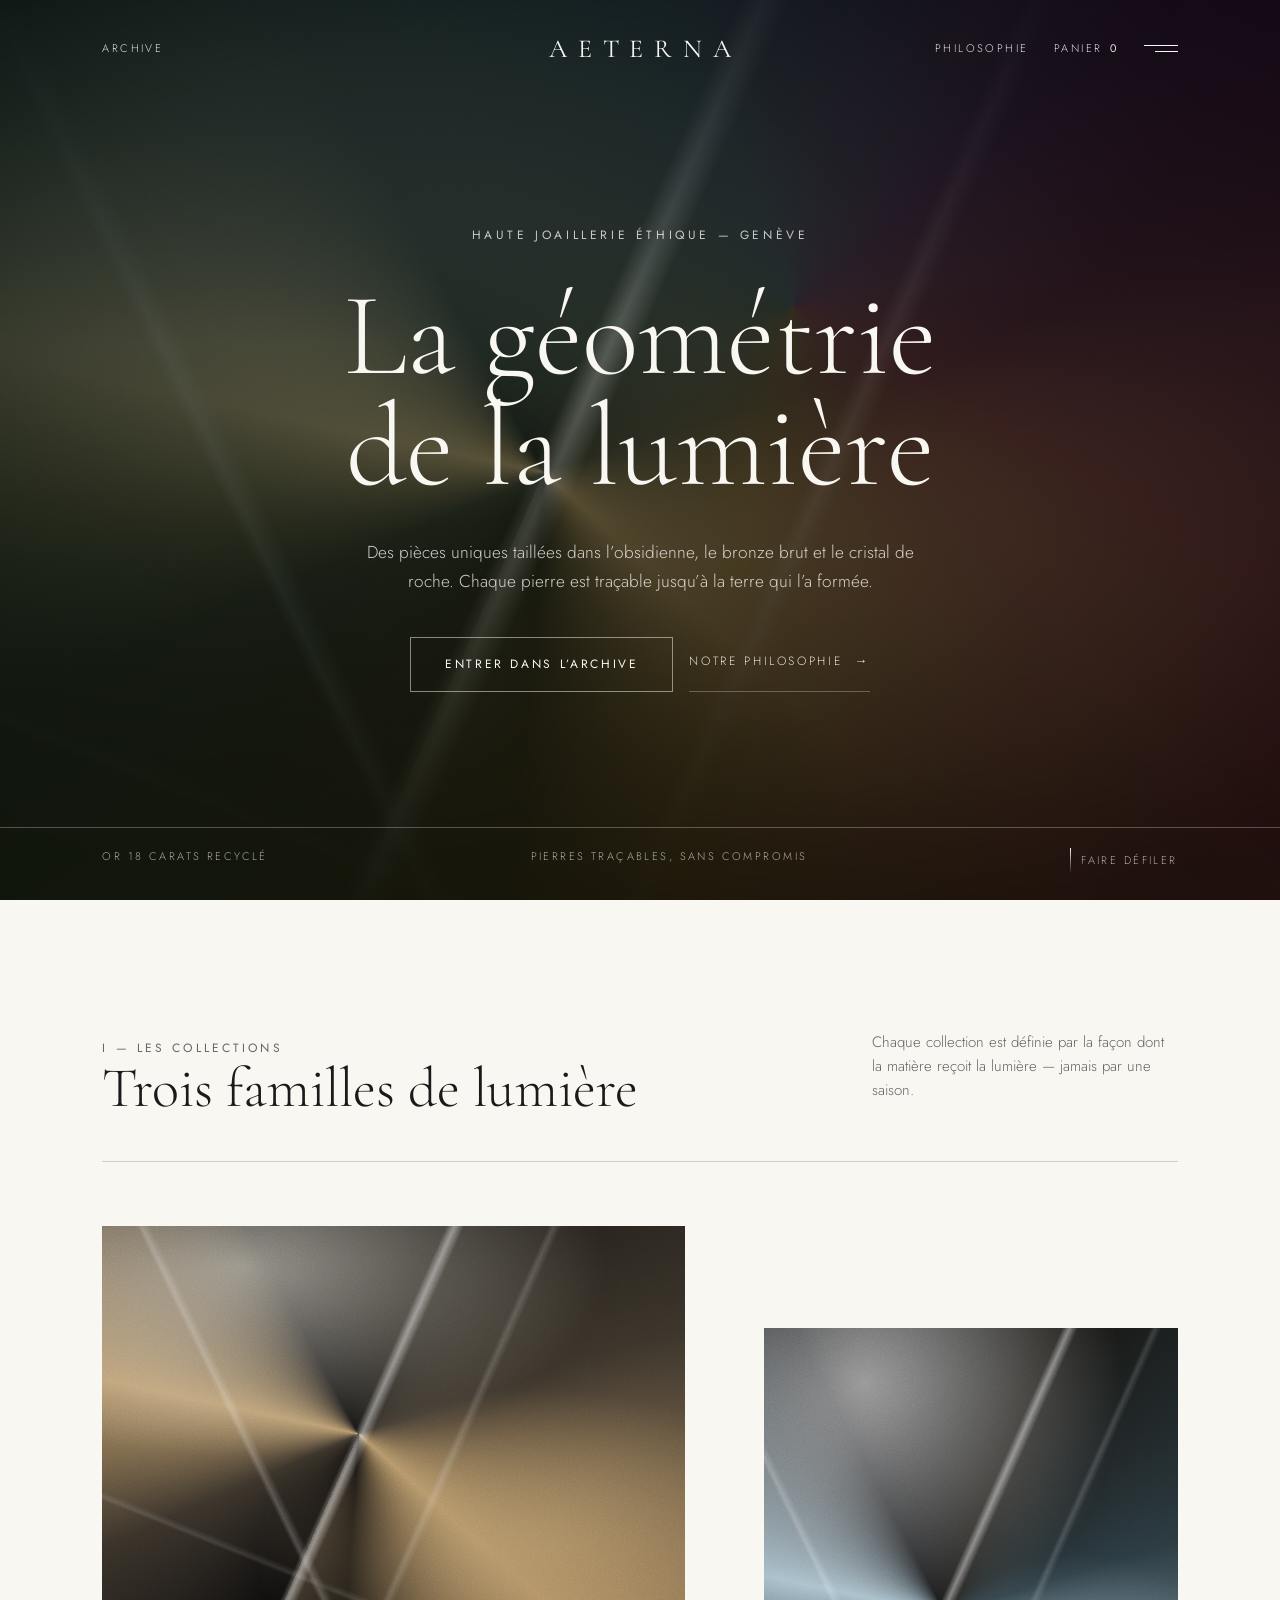
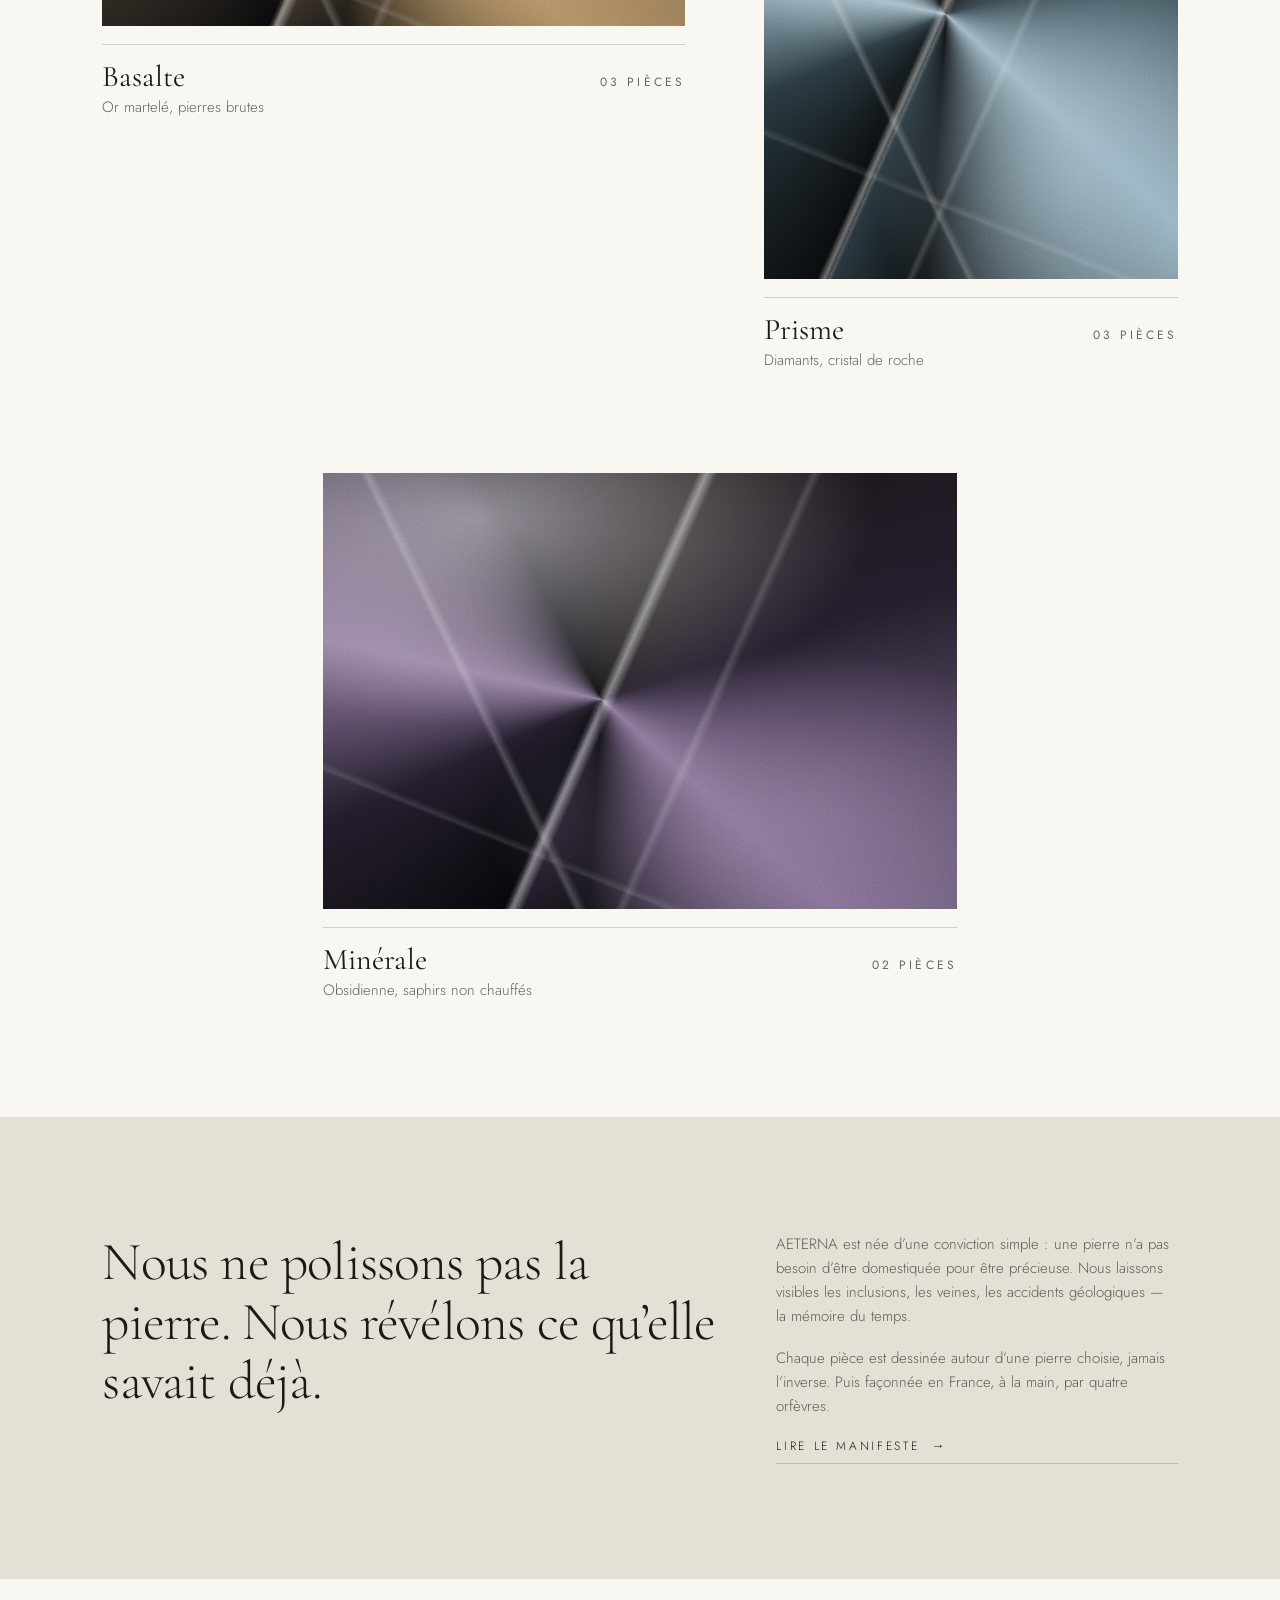
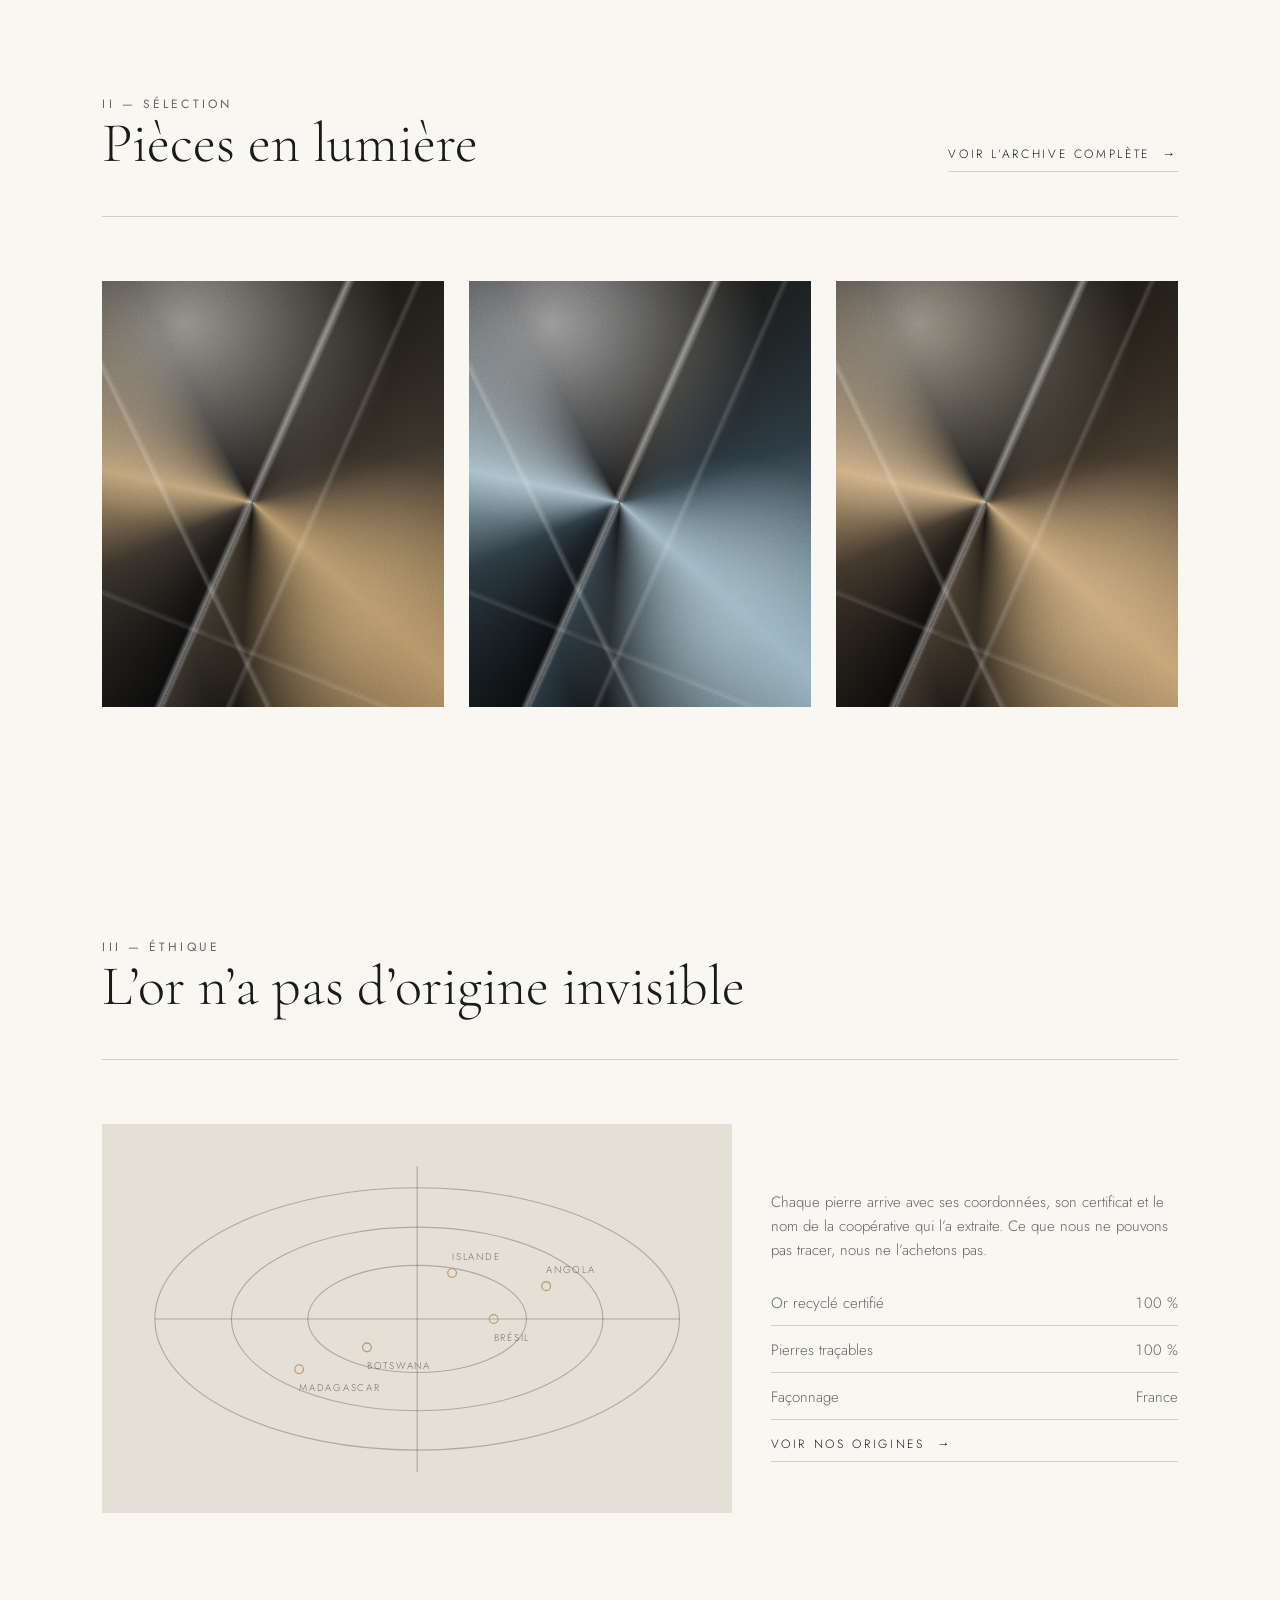
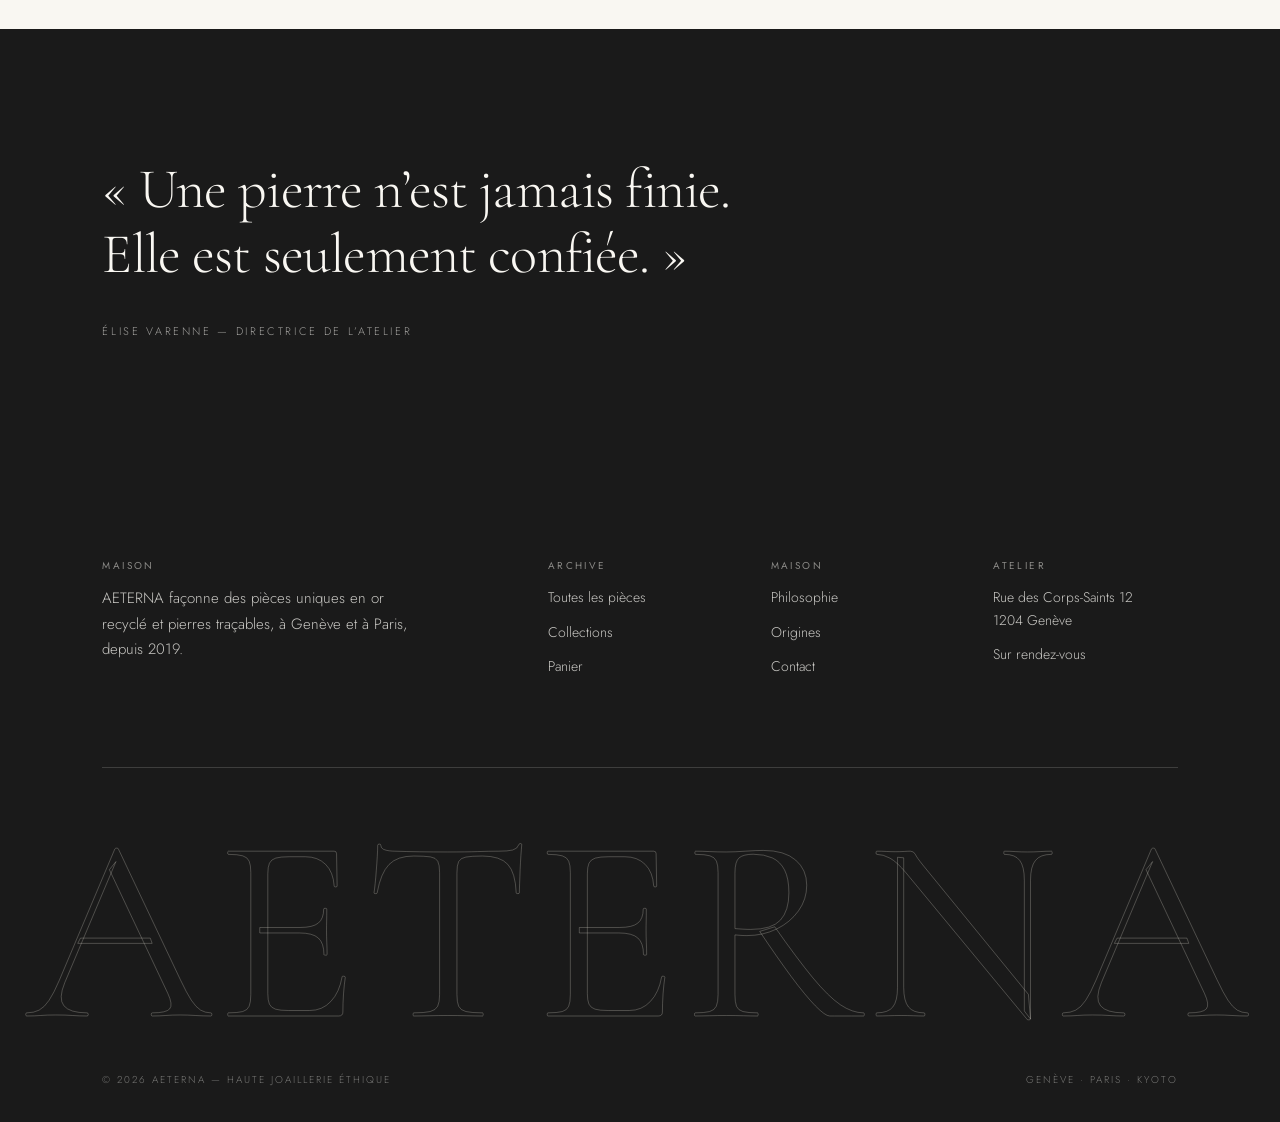
<file: index.html>
<!DOCTYPE html>
<html lang="fr">
<head>
<meta charset="utf-8">
<meta name="viewport" content="width=device-width, initial-scale=1">
<meta name="theme-color" content="#F9F7F2">
<title>AETERNA — La géométrie de la lumière</title>
<meta name="description" content="AETERNA, maison de haute joaillerie éthique : pièces uniques taillées dans l’obsidienne, le bronze brut et le cristal de roche. Chaque pierre est traçable jusqu’à sa terre d’origine.">
<link rel="icon" href="assets/favicon.svg" type="image/svg+xml">
<link rel="preload" href="assets/fonts/cormorant-garamond-300.woff2" as="font" type="font/woff2" crossorigin>
<link rel="preload" href="assets/fonts/jost-300.woff2" as="font" type="font/woff2" crossorigin>
<link rel="stylesheet" href="assets/css/aeterna.css">
</head>
<body>
<a class="skip" href="#main">Aller au contenu</a>

<header class="topbar topbar--invert">
  <nav class="topbar__nav topbar__nav--start" aria-label="Navigation principale">
    <a href="archive.html">Archive</a>
  </nav>
  <a class="topbar__logo" href="index.html" aria-label="AETERNA, accueil">AETERNA</a>
  <div class="topbar__nav topbar__nav--end">
    <a href="philosophy.html">Philosophie</a>
    <a class="topbar__cart" href="checkout.html" aria-label="Panier"><span>Panier</span> <b data-cart-count>0</b></a>
    <button class="menu-btn" type="button" data-menu-open aria-expanded="false" aria-controls="menu" aria-label="Ouvrir le menu"><span></span><span></span></button>
  </div>
</header>

<div class="glass-menu" id="menu" data-menu aria-label="Menu">
  <div class="glass-menu__top">
    <span class="eyebrow">AETERNA — Index</span>
    <button class="glass-menu__close" type="button" data-menu-close>Fermer <span></span></button>
  </div>
  <nav aria-label="Menu principal">
    <ul class="glass-menu__list">
      <li><a href="index.html">Maison <small>01</small></a></li>
      <li><a href="archive.html">Archive <small>02</small></a></li>
      <li><a href="piece.html?id=anneau-basalte">Pièce en lumière <small>03</small></a></li>
      <li><a href="philosophy.html">Philosophie <small>04</small></a></li>
      <li><a href="checkout.html">Panier <small data-cart-count>0</small></a></li>
    </ul>
  </nav>
  <div class="glass-menu__foot">
    <p>Genève · Paris · Kyoto</p>
    <p><a class="link-line" href="mailto:atelier@aeterna.example">atelier@aeterna.example</a></p>
  </div>
</div>

<main id="main">

  <section class="hero" data-hero aria-labelledby="hero-title">
    <div class="hero__art gem" style="--g1:#08080a;--g2:#2e2a24;--g3:#b08f60;--g4:#fbf6ea"></div>
    <div class="hero__scrim"></div>
    <div class="hero__prism"></div>

    <div class="hero__inner">
      <p class="eyebrow hero__eyebrow">Haute joaillerie éthique — Genève</p>
      <h1 class="display hero__title" id="hero-title" data-track>La géométrie<br>de la lumière</h1>
      <p class="lede hero__lede">Des pièces uniques taillées dans l’obsidienne, le bronze brut et le cristal de roche. Chaque pierre est traçable jusqu’à la terre qui l’a formée.</p>
      <div class="hero__actions">
        <a class="btn btn--ghost-light" href="archive.html">Entrer dans l’Archive</a>
        <a class="link-line link-line--light" href="philosophy.html">Notre philosophie</a>
      </div>
    </div>

    <div class="hero__foot">
      <span>Or 18 carats recyclé</span>
      <span>Pierres traçables, sans compromis</span>
      <span class="hero__scroll"><i></i> Faire défiler</span>
    </div>
  </section>

  <section class="section wrap collections" aria-labelledby="collections-title">
    <div class="section-head">
      <div>
        <p class="eyebrow">I — Les collections</p>
        <h2 class="h2" id="collections-title" data-track>Trois familles de lumière</h2>
      </div>
      <p class="small section-head__aside">Chaque collection est définie par la façon dont la matière reçoit la lumière — jamais par une saison.</p>
    </div>

    <div class="grid5">
      <a class="collection" href="archive.html" data-reveal>
        <div class="collection__art"><div class="gem" style="--g1:#0a0a0b;--g2:#3b342b;--g3:#b6976a;--g4:#f7f1e3"></div></div>
        <div class="collection__meta">
          <div>
            <p class="h3">Basalte</p>
            <p class="small">Or martelé, pierres brutes</p>
          </div>
          <p class="eyebrow">03 pièces</p>
        </div>
      </a>

      <a class="collection" href="archive.html" data-reveal data-delay="1">
        <div class="collection__art"><div class="gem" style="--g1:#090b0d;--g2:#2b3a41;--g3:#9fb9c6;--g4:#ffffff"></div></div>
        <div class="collection__meta">
          <div>
            <p class="h3">Prisme</p>
            <p class="small">Diamants, cristal de roche</p>
          </div>
          <p class="eyebrow">03 pièces</p>
        </div>
      </a>

      <a class="collection" href="archive.html" data-reveal data-delay="2">
        <div class="collection__art"><div class="gem" style="--g1:#07070a;--g2:#241d2c;--g3:#8d789c;--g4:#f1e8f6"></div></div>
        <div class="collection__meta">
          <div>
            <p class="h3">Minérale</p>
            <p class="small">Obsidienne, saphirs non chauffés</p>
          </div>
          <p class="eyebrow">02 pièces</p>
        </div>
      </a>
    </div>
  </section>

  <section class="section statement" aria-labelledby="statement-title">
    <div class="wrap statement__inner">
      <h2 class="statement__title" id="statement-title" data-track>Nous ne polissons pas la pierre. Nous révélons ce qu’elle savait déjà.</h2>
      <div class="statement__body">
        <p class="small">AETERNA est née d’une conviction simple : une pierre n’a pas besoin d’être domestiquée pour être précieuse. Nous laissons visibles les inclusions, les veines, les accidents géologiques — la mémoire du temps.</p>
        <p class="small">Chaque pièce est dessinée autour d’une pierre choisie, jamais l’inverse. Puis façonnée en France, à la main, par quatre orfèvres.</p>
        <a class="link-line" href="philosophy.html">Lire le manifeste</a>
      </div>
    </div>
  </section>

  <section class="section wrap" aria-labelledby="selection-title">
    <div class="section-head">
      <div>
        <p class="eyebrow">II — Sélection</p>
        <h2 class="h2" id="selection-title" data-track>Pièces en lumière</h2>
      </div>
      <a class="link-line" href="archive.html">Voir l’archive complète</a>
    </div>

    <div class="strip">
      <a class="piece" href="piece.html?id=anneau-basalte" data-reveal>
        <span class="piece__index">01</span>
        <div class="piece__art"><div class="gem" style="--g1:#0b0b0b;--g2:#3a342c;--g3:#b99a6d;--g4:#f6f1e6"></div></div>
        <div class="piece__meta">
          <div>
            <p class="piece__title">Anneau Basalte</p>
            <p class="piece__sub">Or 18 ct · Diamant 0,85 ct</p>
          </div>
          <p class="piece__price">3 480 €</p>
        </div>
      </a>

      <a class="piece" href="piece.html?id=solitaire-eclat" data-reveal data-delay="1">
        <span class="piece__index">02</span>
        <div class="piece__art"><div class="gem" style="--g1:#0a0c0e;--g2:#2c3a42;--g3:#9fb8c4;--g4:#ffffff"></div></div>
        <div class="piece__meta">
          <div>
            <p class="piece__title">Solitaire Éclat</p>
            <p class="piece__sub">Platine 950 · Diamant 1,24 ct</p>
          </div>
          <p class="piece__price">6 900 €</p>
        </div>
      </a>

      <a class="piece" href="piece.html?id=manchette-colonnade" data-reveal data-delay="2">
        <span class="piece__index">03</span>
        <div class="piece__art"><div class="gem" style="--g1:#0c0b0a;--g2:#42382d;--g3:#c9a97c;--g4:#f7eddb"></div></div>
        <div class="piece__meta">
          <div>
            <p class="piece__title">Manchette Colonnade</p>
            <p class="piece__sub">Or 18 ct martelé · 58 g</p>
          </div>
          <p class="piece__price">5 480 €</p>
        </div>
      </a>
    </div>
  </section>

  <section class="section wrap" aria-labelledby="philo-teaser-title">
    <div class="section-head">
      <div>
        <p class="eyebrow">III — Éthique</p>
        <h2 class="h2" id="philo-teaser-title" data-track>L’or n’a pas d’origine invisible</h2>
      </div>
    </div>
    <div class="origin">
      <div class="origin__map" data-reveal>
        <svg viewBox="0 0 520 300" role="img" aria-label="Carte abstraite des origines : Madagascar, Botswana, Islande, Brésil">
          <g class="ln--soft" stroke="rgba(26,26,26,.28)" fill="none">
            <ellipse cx="260" cy="150" rx="240" ry="120"></ellipse>
            <ellipse cx="260" cy="150" rx="170" ry="84"></ellipse>
            <ellipse cx="260" cy="150" rx="100" ry="49"></ellipse>
            <line x1="20" y1="150" x2="500" y2="150"></line>
            <line x1="260" y1="10" x2="260" y2="290"></line>
          </g>
          <g class="ln--bronze" fill="none" stroke="#B89E7E" stroke-width="1.2">
            <circle cx="152" cy="196" r="4"></circle>
            <circle cx="214" cy="176" r="4"></circle>
            <circle cx="292" cy="108" r="4"></circle>
            <circle cx="330" cy="150" r="4"></circle>
            <circle cx="378" cy="120" r="4"></circle>
          </g>
          <g fill="rgba(26,26,26,.55)" font-family="Jost, sans-serif" font-size="9" letter-spacing="1.6">
            <text x="152" y="216">MADAGASCAR</text>
            <text x="214" y="196">BOTSWANA</text>
            <text x="292" y="96">ISLANDE</text>
            <text x="330" y="170">BRÉSIL</text>
            <text x="378" y="108">ANGOLA</text>
          </g>
        </svg>
      </div>
      <div class="origin__list" data-reveal data-delay="1">
        <p class="small">Chaque pierre arrive avec ses coordonnées, son certificat et le nom de la coopérative qui l’a extraite. Ce que nous ne pouvons pas tracer, nous ne l’achetons pas.</p>
        <ul style="list-style:none;padding:0;margin:0;display:grid;gap:12px">
          <li class="small" style="display:flex;justify-content:space-between;gap:16px;border-bottom:1px solid var(--hair);padding-bottom:10px"><span>Or recyclé certifié</span><span>100 %</span></li>
          <li class="small" style="display:flex;justify-content:space-between;gap:16px;border-bottom:1px solid var(--hair);padding-bottom:10px"><span>Pierres traçables</span><span>100 %</span></li>
          <li class="small" style="display:flex;justify-content:space-between;gap:16px;border-bottom:1px solid var(--hair);padding-bottom:10px"><span>Façonnage</span><span>France</span></li>
        </ul>
        <a class="link-line" href="philosophy.html">Voir nos origines</a>
      </div>
    </div>
  </section>

  <section class="quote-block" aria-label="Citation de la maison">
    <div class="wrap">
      <blockquote data-track>« Une pierre n’est jamais finie. Elle est seulement confiée. »</blockquote>
      <cite>Élise Varenne — Directrice de l’atelier</cite>
    </div>
  </section>

</main>

<footer class="footer">
  <div class="wrap">
    <div class="footer__top">
      <div class="footer__col footer__col--wide">
        <h2>Maison</h2>
        <p>AETERNA façonne des pièces uniques en or recyclé et pierres traçables, à Genève et à Paris, depuis 2019.</p>
      </div>
      <div class="footer__col">
        <h2>Archive</h2>
        <a href="archive.html">Toutes les pièces</a>
        <a href="archive.html">Collections</a>
        <a href="checkout.html">Panier</a>
      </div>
      <div class="footer__col">
        <h2>Maison</h2>
        <a href="philosophy.html">Philosophie</a>
        <a href="philosophy.html#origines">Origines</a>
        <a href="mailto:atelier@aeterna.example">Contact</a>
      </div>
      <div class="footer__col">
        <h2>Atelier</h2>
        <p>Rue des Corps-Saints 12<br>1204 Genève</p>
        <p>Sur rendez-vous</p>
      </div>
    </div>
    <span class="footer__word" aria-hidden="true">AETERNA</span>
    <div class="footer__base">
      <span>© 2026 AETERNA — Haute joaillerie éthique</span>
      <span>Genève · Paris · Kyoto</span>
    </div>
  </div>
</footer>

<script src="assets/js/site.js"></script>
</body>
</html>
</file>
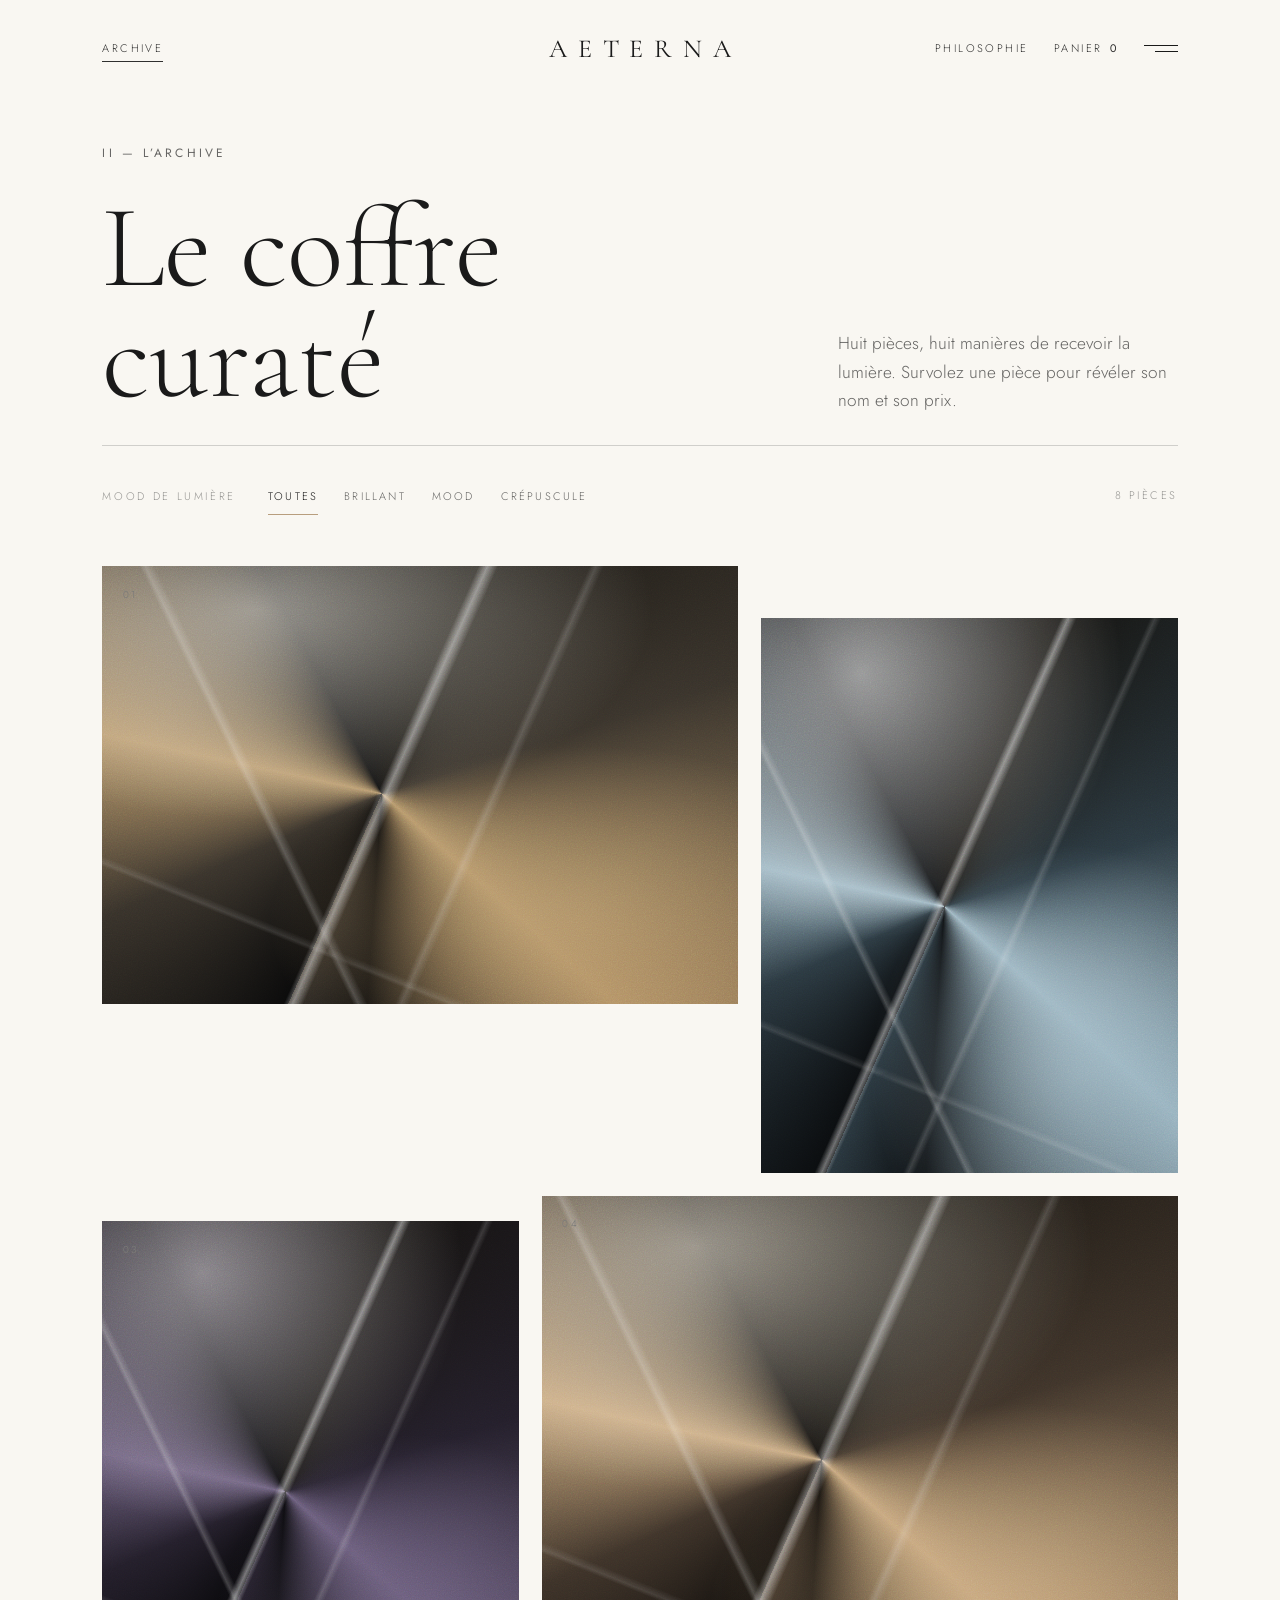
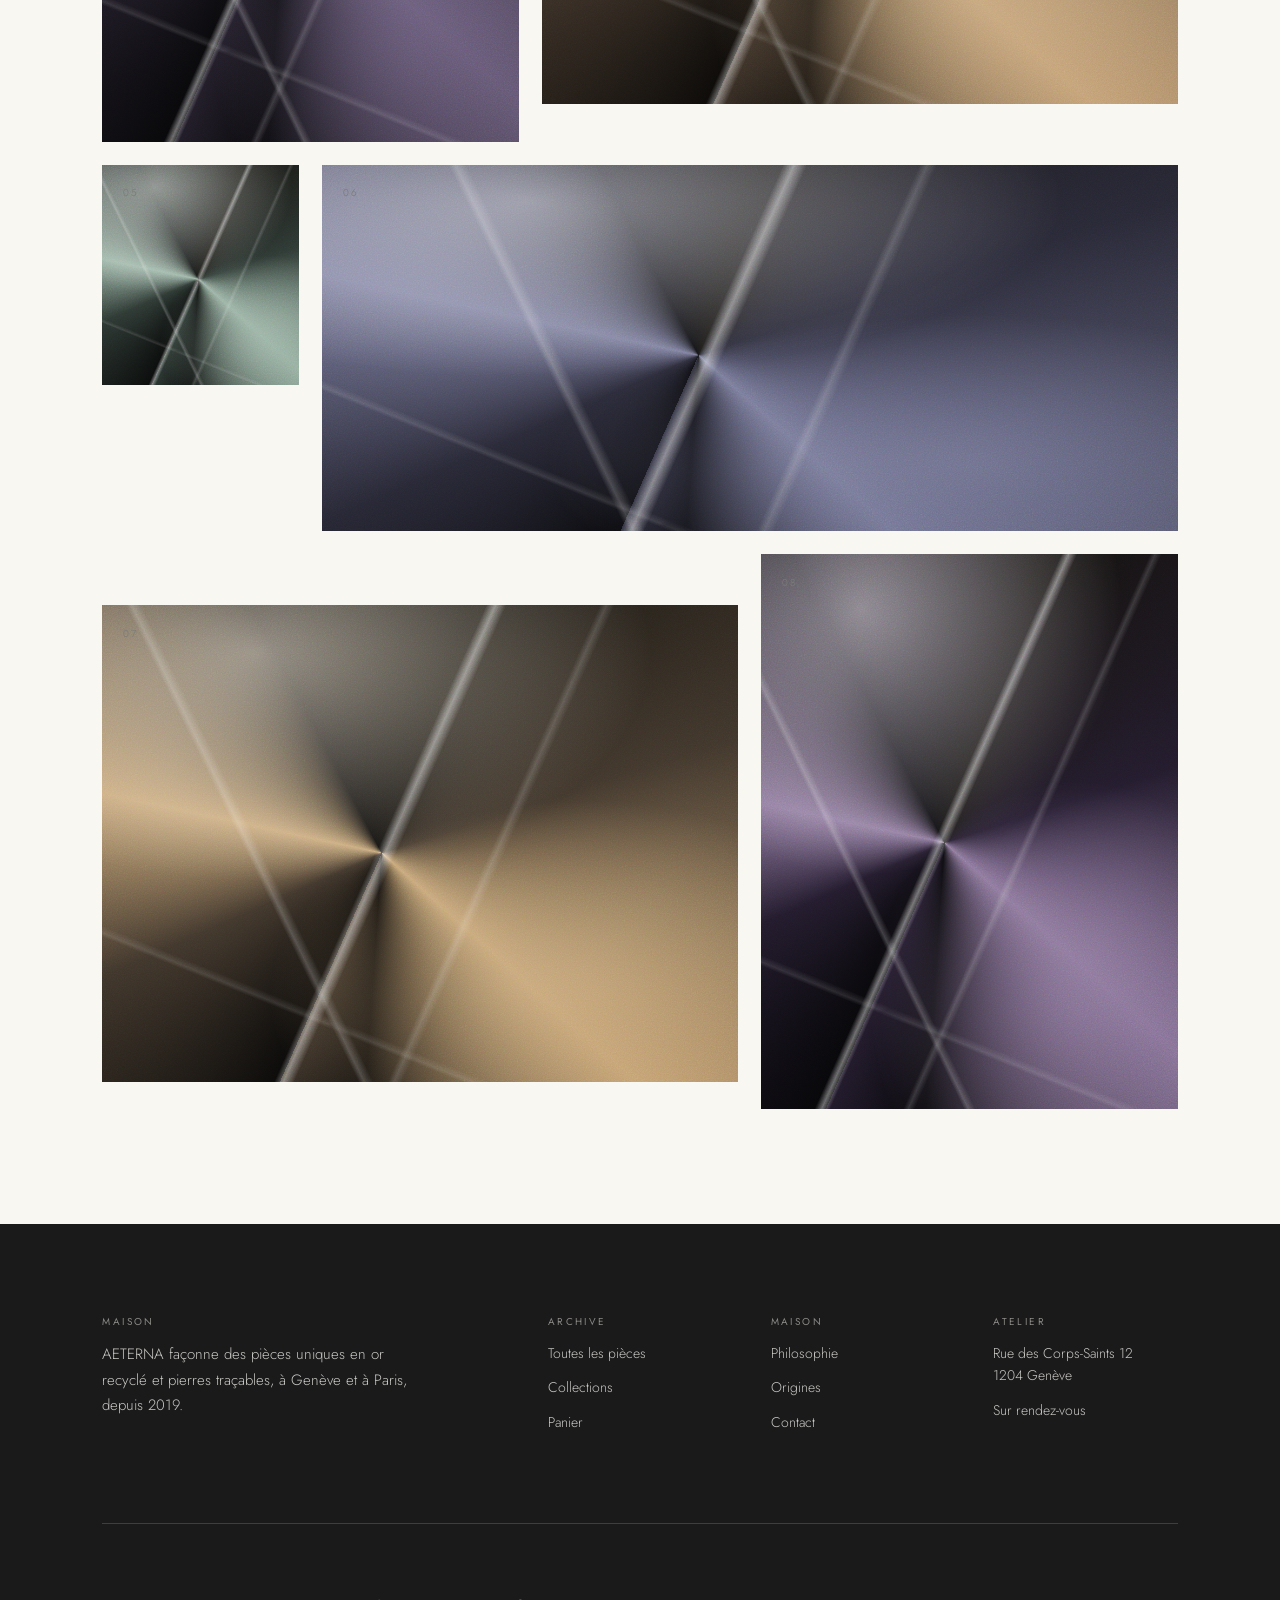
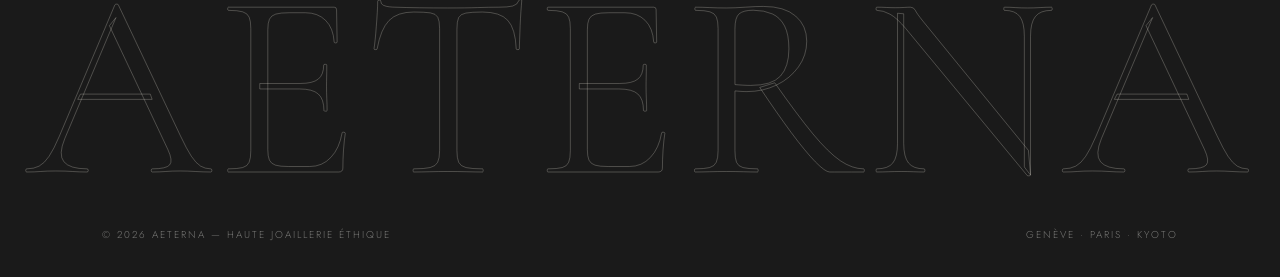
<file: archive.html>
<!DOCTYPE html>
<html lang="fr">
<head>
<meta charset="utf-8">
<meta name="viewport" content="width=device-width, initial-scale=1">
<meta name="theme-color" content="#F9F7F2">
<title>L’Archive — AETERNA</title>
<meta name="description" content="L’archive AETERNA : pièces uniques en or recyclé, diamants traçables, obsidienne et cristal de roche. Filtrez par mood de lumière.">
<link rel="icon" href="assets/favicon.svg" type="image/svg+xml">
<link rel="preload" href="assets/fonts/cormorant-garamond-300.woff2" as="font" type="font/woff2" crossorigin>
<link rel="stylesheet" href="assets/css/aeterna.css">
</head>
<body>
<a class="skip" href="#main">Aller au contenu</a>

<header class="topbar">
  <nav class="topbar__nav topbar__nav--start" aria-label="Navigation principale">
    <a href="archive.html" aria-current="page">Archive</a>
  </nav>
  <a class="topbar__logo" href="index.html" aria-label="AETERNA, accueil">AETERNA</a>
  <div class="topbar__nav topbar__nav--end">
    <a href="philosophy.html">Philosophie</a>
    <a class="topbar__cart" href="checkout.html" aria-label="Panier"><span>Panier</span> <b data-cart-count>0</b></a>
    <button class="menu-btn" type="button" data-menu-open aria-expanded="false" aria-controls="menu" aria-label="Ouvrir le menu"><span></span><span></span></button>
  </div>
</header>

<div class="glass-menu" id="menu" data-menu aria-label="Menu">
  <div class="glass-menu__top">
    <span class="eyebrow">AETERNA — Index</span>
    <button class="glass-menu__close" type="button" data-menu-close>Fermer <span></span></button>
  </div>
  <nav aria-label="Menu principal">
    <ul class="glass-menu__list">
      <li><a href="index.html">Maison <small>01</small></a></li>
      <li><a href="archive.html">Archive <small>02</small></a></li>
      <li><a href="piece.html?id=anneau-basalte">Pièce en lumière <small>03</small></a></li>
      <li><a href="philosophy.html">Philosophie <small>04</small></a></li>
      <li><a href="checkout.html">Panier <small data-cart-count>0</small></a></li>
    </ul>
  </nav>
  <div class="glass-menu__foot">
    <p>Genève · Paris · Kyoto</p>
    <p><a class="link-line" href="mailto:atelier@aeterna.example">atelier@aeterna.example</a></p>
  </div>
</div>

<main id="main">

  <section class="wrap page-head" aria-labelledby="archive-title">
    <p class="eyebrow">II — L’Archive</p>
    <div class="page-head__row">
      <h1 class="display" id="archive-title" data-track>Le coffre<br>curaté</h1>
      <p class="lede section-head__aside">Huit pièces, huit manières de recevoir la lumière. Survolez une pièce pour révéler son nom et son prix.</p>
    </div>
    <hr class="hair">
    <div class="page-head__row">
      <div class="filters" role="group" aria-label="Filtrer par mood de lumière">
        <span class="filters__label">Mood de lumière</span>
        <button class="chip" type="button" data-mood="all" aria-pressed="true">Toutes</button>
        <button class="chip" type="button" data-mood="brillant" aria-pressed="false">Brillant</button>
        <button class="chip" type="button" data-mood="mood" aria-pressed="false">Mood</button>
        <button class="chip" type="button" data-mood="crepuscule" aria-pressed="false">Crépuscule</button>
      </div>
      <p class="archive-count" data-archive-count aria-live="polite">8 pièces</p>
    </div>
  </section>

  <section class="wrap" style="padding-bottom:clamp(70px,9vw,140px)" aria-label="Pièces de l’archive">
    <div class="mosaic" data-mosaic></div>
    <noscript><p class="small">L’archive se parcourt avec JavaScript activé.</p></noscript>
  </section>

</main>

<footer class="footer">
  <div class="wrap">
    <div class="footer__top">
      <div class="footer__col footer__col--wide">
        <h2>Maison</h2>
        <p>AETERNA façonne des pièces uniques en or recyclé et pierres traçables, à Genève et à Paris, depuis 2019.</p>
      </div>
      <div class="footer__col">
        <h2>Archive</h2>
        <a href="archive.html">Toutes les pièces</a>
        <a href="archive.html">Collections</a>
        <a href="checkout.html">Panier</a>
      </div>
      <div class="footer__col">
        <h2>Maison</h2>
        <a href="philosophy.html">Philosophie</a>
        <a href="philosophy.html#origines">Origines</a>
        <a href="mailto:atelier@aeterna.example">Contact</a>
      </div>
      <div class="footer__col">
        <h2>Atelier</h2>
        <p>Rue des Corps-Saints 12<br>1204 Genève</p>
        <p>Sur rendez-vous</p>
      </div>
    </div>
    <span class="footer__word" aria-hidden="true">AETERNA</span>
    <div class="footer__base">
      <span>© 2026 AETERNA — Haute joaillerie éthique</span>
      <span>Genève · Paris · Kyoto</span>
    </div>
  </div>
</footer>

<script src="assets/js/data.js"></script>
<script src="assets/js/site.js"></script>
<script src="assets/js/archive.js"></script>
</body>
</html>
</file>
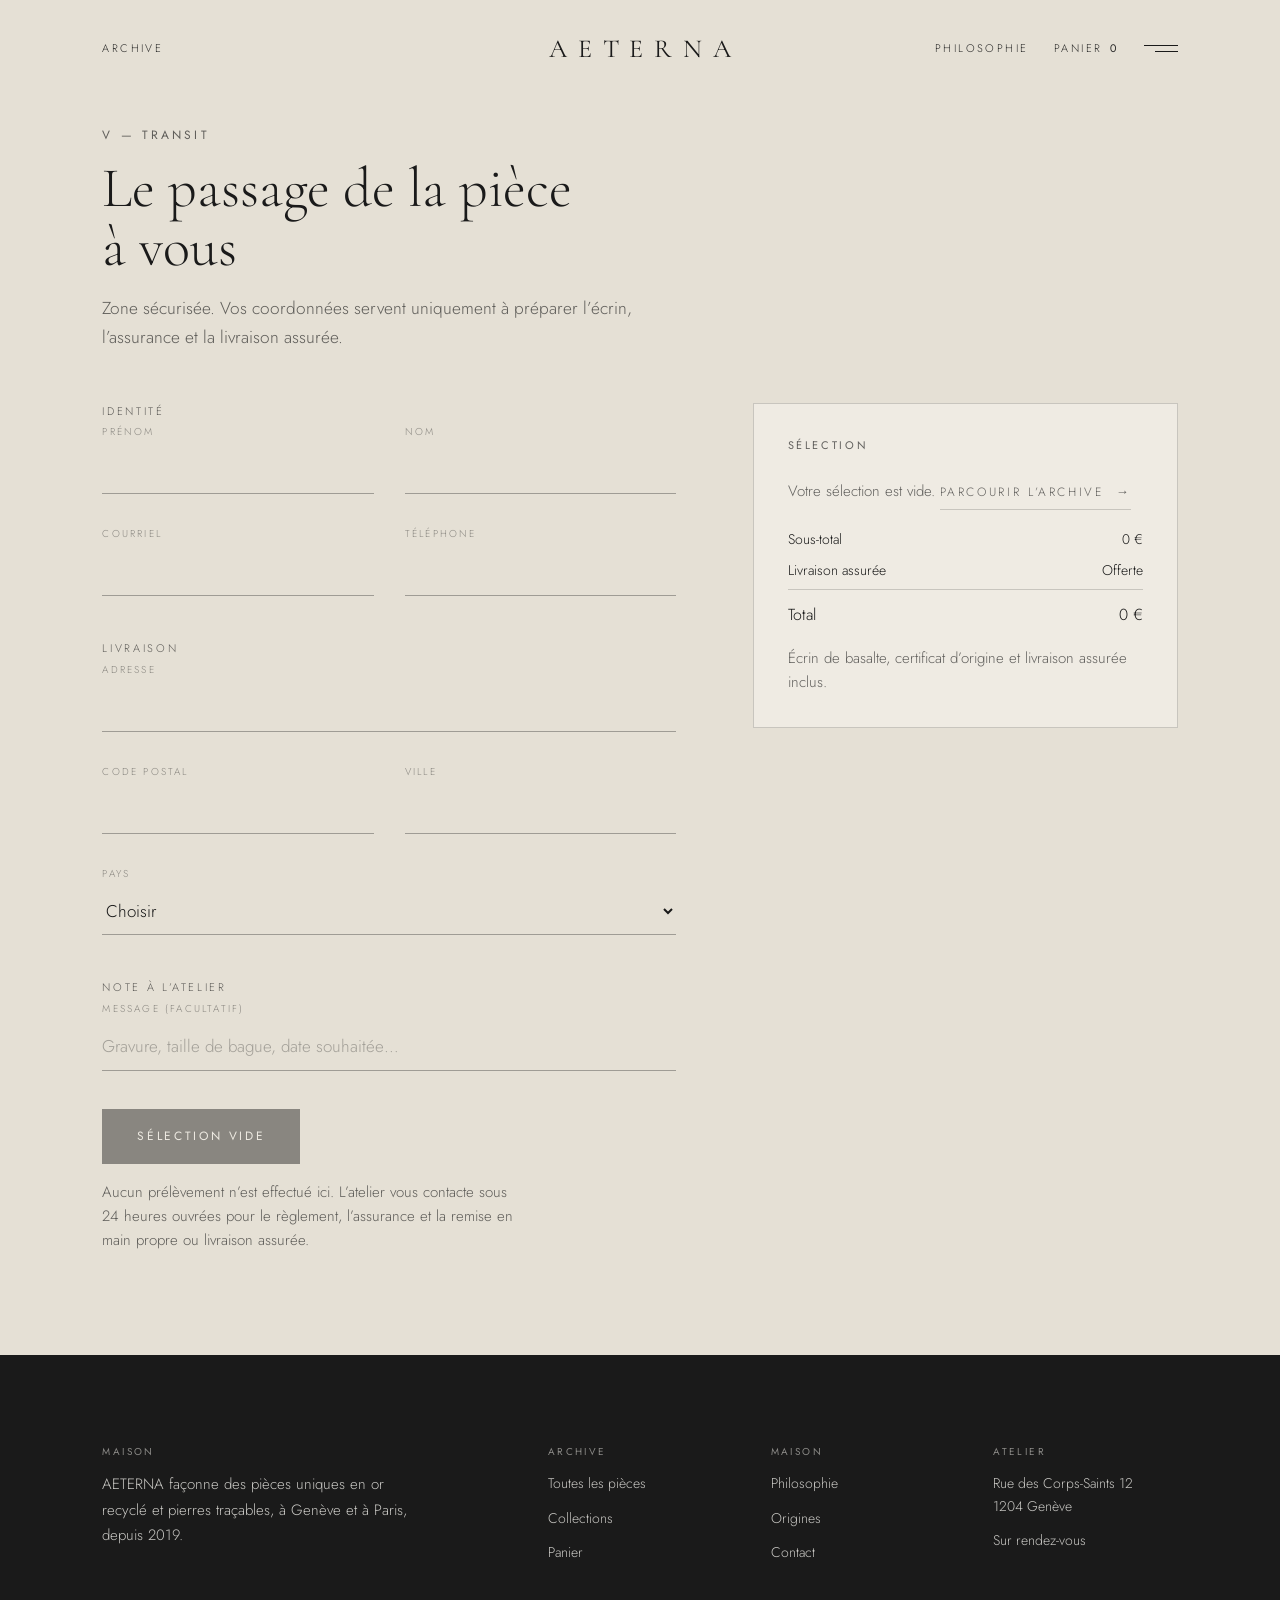
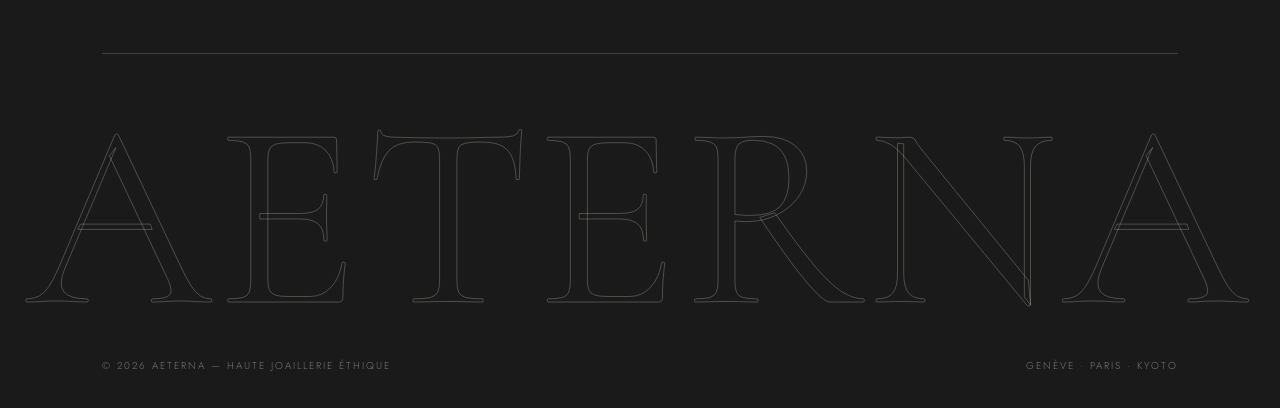
<file: checkout.html>
<!DOCTYPE html>
<html lang="fr">
<head>
<meta charset="utf-8">
<meta name="viewport" content="width=device-width, initial-scale=1">
<meta name="theme-color" content="#E5E0D5">
<title>Transit — AETERNA</title>
<meta name="description" content="Le transit AETERNA : une seule colonne, aucun détour. Votre demande d’acquisition est confirmée par l’atelier sous 24 heures.">
<link rel="icon" href="assets/favicon.svg" type="image/svg+xml">
<link rel="preload" href="assets/fonts/cormorant-garamond-300.woff2" as="font" type="font/woff2" crossorigin>
<link rel="stylesheet" href="assets/css/aeterna.css">
</head>
<body>
<a class="skip" href="#main">Aller au contenu</a>

<header class="topbar">
  <nav class="topbar__nav topbar__nav--start" aria-label="Navigation principale">
    <a href="archive.html">Archive</a>
  </nav>
  <a class="topbar__logo" href="index.html" aria-label="AETERNA, accueil">AETERNA</a>
  <div class="topbar__nav topbar__nav--end">
    <a href="philosophy.html">Philosophie</a>
    <a class="topbar__cart" href="checkout.html" aria-label="Panier"><span>Panier</span> <b data-cart-count>0</b></a>
    <button class="menu-btn" type="button" data-menu-open aria-expanded="false" aria-controls="menu" aria-label="Ouvrir le menu"><span></span><span></span></button>
  </div>
</header>

<div class="glass-menu" id="menu" data-menu aria-label="Menu">
  <div class="glass-menu__top">
    <span class="eyebrow">AETERNA — Index</span>
    <button class="glass-menu__close" type="button" data-menu-close>Fermer <span></span></button>
  </div>
  <nav aria-label="Menu principal">
    <ul class="glass-menu__list">
      <li><a href="index.html">Maison <small>01</small></a></li>
      <li><a href="archive.html">Archive <small>02</small></a></li>
      <li><a href="piece.html?id=anneau-basalte">Pièce en lumière <small>03</small></a></li>
      <li><a href="philosophy.html">Philosophie <small>04</small></a></li>
      <li><a href="checkout.html">Panier <small data-cart-count>0</small></a></li>
    </ul>
  </nav>
  <div class="glass-menu__foot">
    <p>Genève · Paris · Kyoto</p>
    <p><a class="link-line" href="mailto:atelier@aeterna.example">atelier@aeterna.example</a></p>
  </div>
</div>

<main id="main" class="checkout">
  <section class="wrap" aria-labelledby="transit-title">
    <p class="eyebrow">V — Transit</p>
    <h1 class="h2" id="transit-title" data-track style="max-width:18ch;margin-top:14px">Le passage de la pièce à vous</h1>
    <p class="lede" style="margin-top:18px">Zone sécurisée. Vos coordonnées servent uniquement à préparer l’écrin, l’assurance et la livraison assurée.</p>
  </section>

  <div class="wrap checkout__grid" style="padding-top:clamp(34px,4vw,60px)">
    <div data-checkout-main>
      <form class="checkout__form" data-form novalidate>
        <fieldset class="fieldset">
          <legend>Identité</legend>
          <div class="field-row">
            <div class="field">
              <label for="first">Prénom</label>
              <input id="first" name="first" type="text" autocomplete="given-name" required>
              <p class="field__err" data-err="first"></p>
            </div>
            <div class="field">
              <label for="last">Nom</label>
              <input id="last" name="last" type="text" autocomplete="family-name" required>
              <p class="field__err" data-err="last"></p>
            </div>
          </div>
          <div class="field-row">
            <div class="field">
              <label for="email">Courriel</label>
              <input id="email" name="email" type="email" autocomplete="email" required>
              <p class="field__err" data-err="email"></p>
            </div>
            <div class="field">
              <label for="phone">Téléphone</label>
              <input id="phone" name="phone" type="tel" autocomplete="tel">
              <p class="field__err" data-err="phone"></p>
            </div>
          </div>
        </fieldset>

        <fieldset class="fieldset">
          <legend>Livraison</legend>
          <div class="field">
            <label for="address">Adresse</label>
            <input id="address" name="address" type="text" autocomplete="street-address" required>
            <p class="field__err" data-err="address"></p>
          </div>
          <div class="field-row">
            <div class="field">
              <label for="zip">Code postal</label>
              <input id="zip" name="zip" type="text" autocomplete="postal-code" required>
              <p class="field__err" data-err="zip"></p>
            </div>
            <div class="field">
              <label for="city">Ville</label>
              <input id="city" name="city" type="text" autocomplete="address-level2" required>
              <p class="field__err" data-err="city"></p>
            </div>
          </div>
          <div class="field">
            <label for="country">Pays</label>
            <select id="country" name="country" autocomplete="country-name" required>
              <option value="">Choisir</option>
              <option>Suisse</option>
              <option>France</option>
              <option>Belgique</option>
              <option>Luxembourg</option>
              <option>Monaco</option>
              <option>Côte d’Ivoire</option>
              <option>Sénégal</option>
              <option>Autre</option>
            </select>
            <p class="field__err" data-err="country"></p>
          </div>
        </fieldset>

        <fieldset class="fieldset">
          <legend>Note à l’atelier</legend>
          <div class="field">
            <label for="note">Message (facultatif)</label>
            <input id="note" name="note" type="text" placeholder="Gravure, taille de bague, date souhaitée…">
          </div>
        </fieldset>

        <div style="display:grid;gap:16px;justify-items:start">
          <button class="btn btn--solid" type="submit" data-submit>Confirmer la demande</button>
          <p class="small" style="margin:0;max-width:46ch">Aucun prélèvement n’est effectué ici. L’atelier vous contacte sous 24 heures ouvrées pour le règlement, l’assurance et la remise en main propre ou livraison assurée.</p>
        </div>
      </form>
    </div>

    <aside class="summary" aria-label="Votre sélection">
      <h2>Sélection</h2>
      <div data-cart-lines></div>
      <div class="totals" data-totals></div>
      <p class="small" style="margin:0">Écrin de basalte, certificat d’origine et livraison assurée inclus.</p>
    </aside>
  </div>
</main>

<footer class="footer">
  <div class="wrap">
    <div class="footer__top">
      <div class="footer__col footer__col--wide">
        <h2>Maison</h2>
        <p>AETERNA façonne des pièces uniques en or recyclé et pierres traçables, à Genève et à Paris, depuis 2019.</p>
      </div>
      <div class="footer__col">
        <h2>Archive</h2>
        <a href="archive.html">Toutes les pièces</a>
        <a href="archive.html">Collections</a>
        <a href="checkout.html">Panier</a>
      </div>
      <div class="footer__col">
        <h2>Maison</h2>
        <a href="philosophy.html">Philosophie</a>
        <a href="philosophy.html#origines">Origines</a>
        <a href="mailto:atelier@aeterna.example">Contact</a>
      </div>
      <div class="footer__col">
        <h2>Atelier</h2>
        <p>Rue des Corps-Saints 12<br>1204 Genève</p>
        <p>Sur rendez-vous</p>
      </div>
    </div>
    <span class="footer__word" aria-hidden="true">AETERNA</span>
    <div class="footer__base">
      <span>© 2026 AETERNA — Haute joaillerie éthique</span>
      <span>Genève · Paris · Kyoto</span>
    </div>
  </div>
</footer>

<script src="assets/js/data.js"></script>
<script src="assets/js/site.js"></script>
<script src="assets/js/checkout.js"></script>
</body>
</html>
</file>
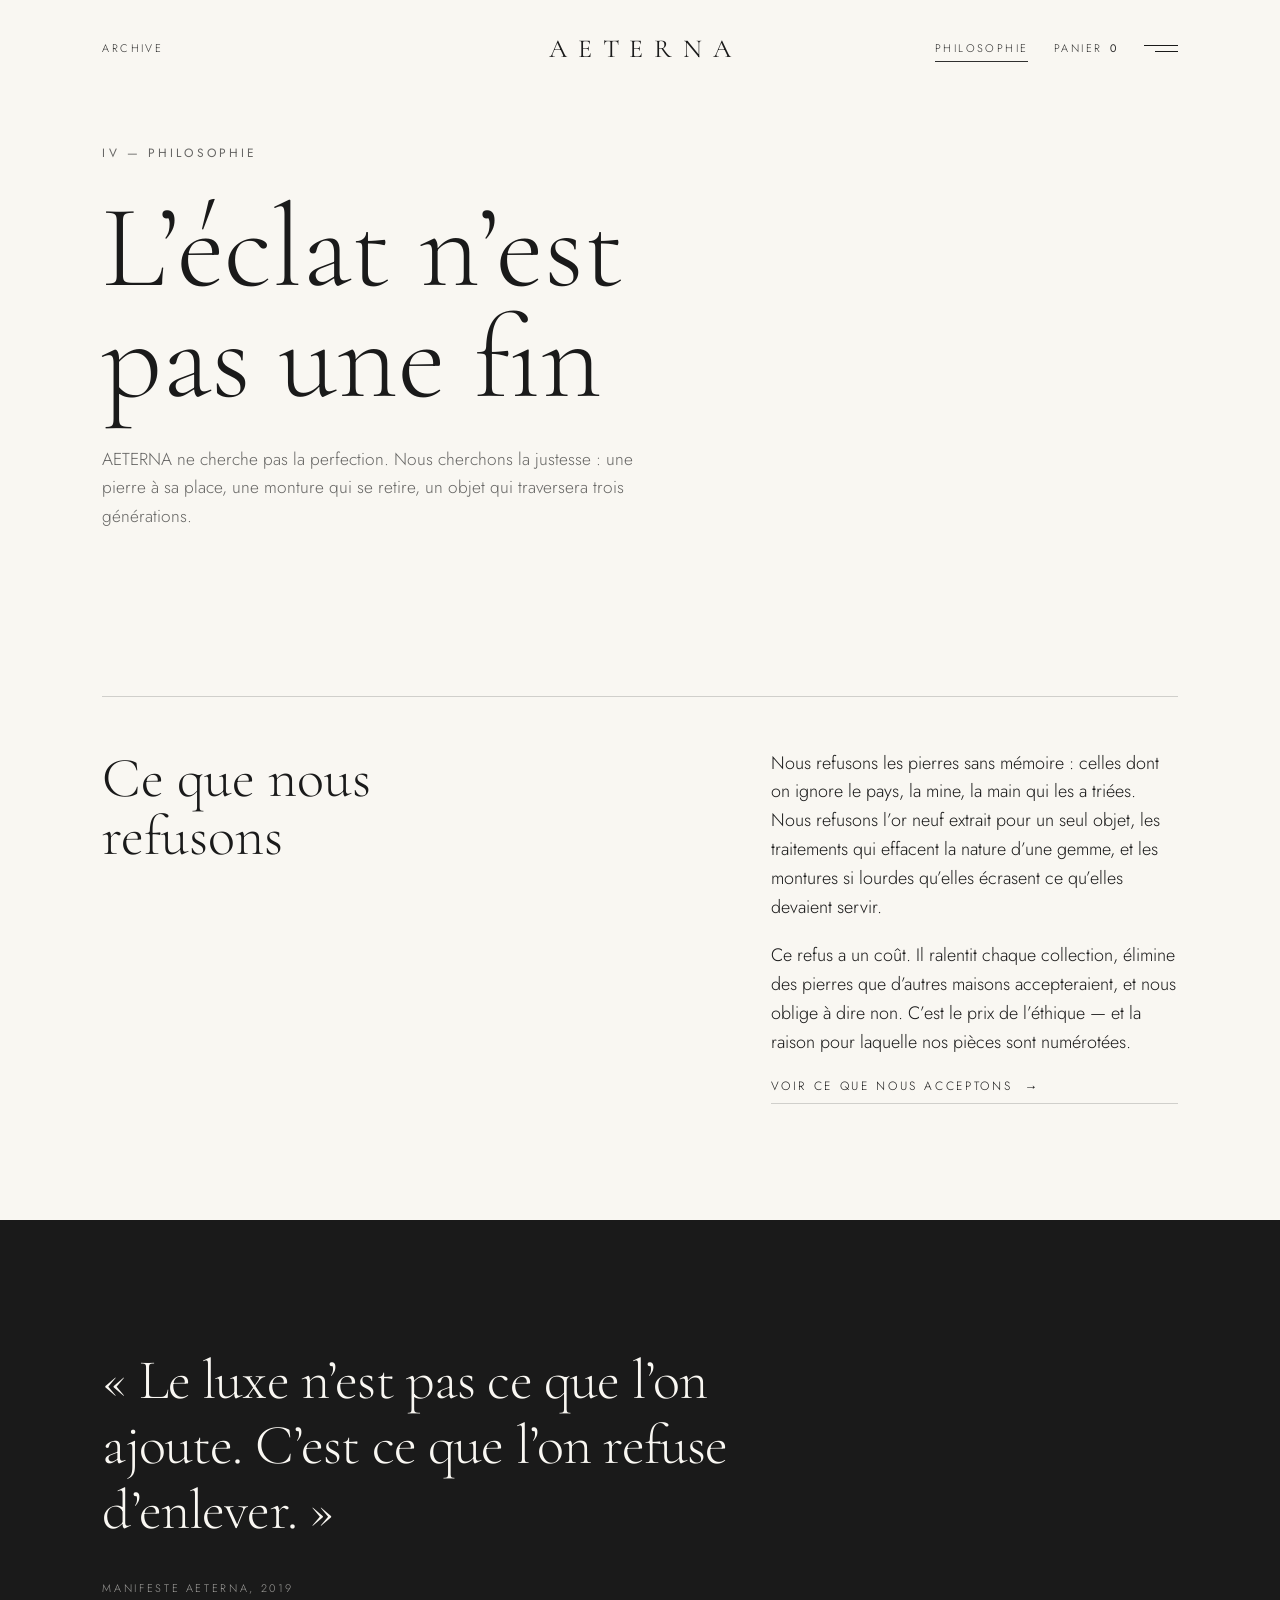
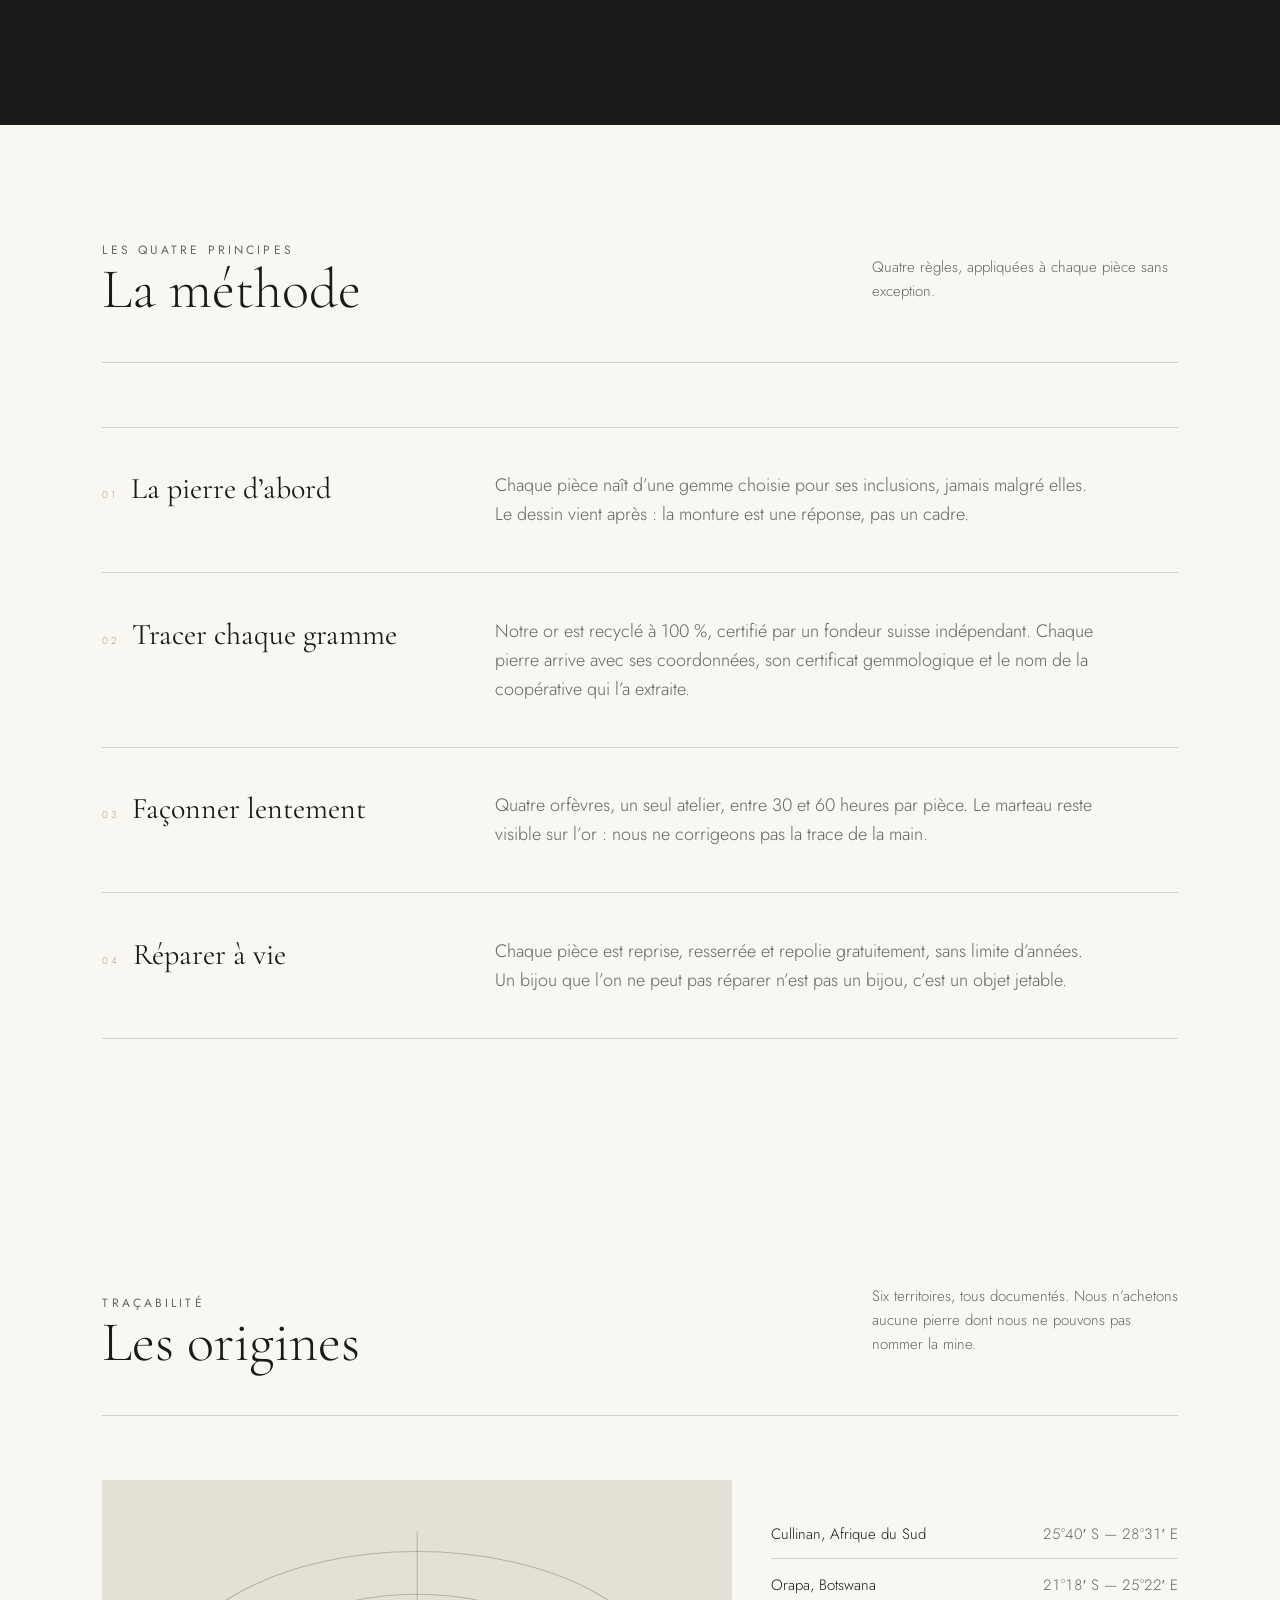
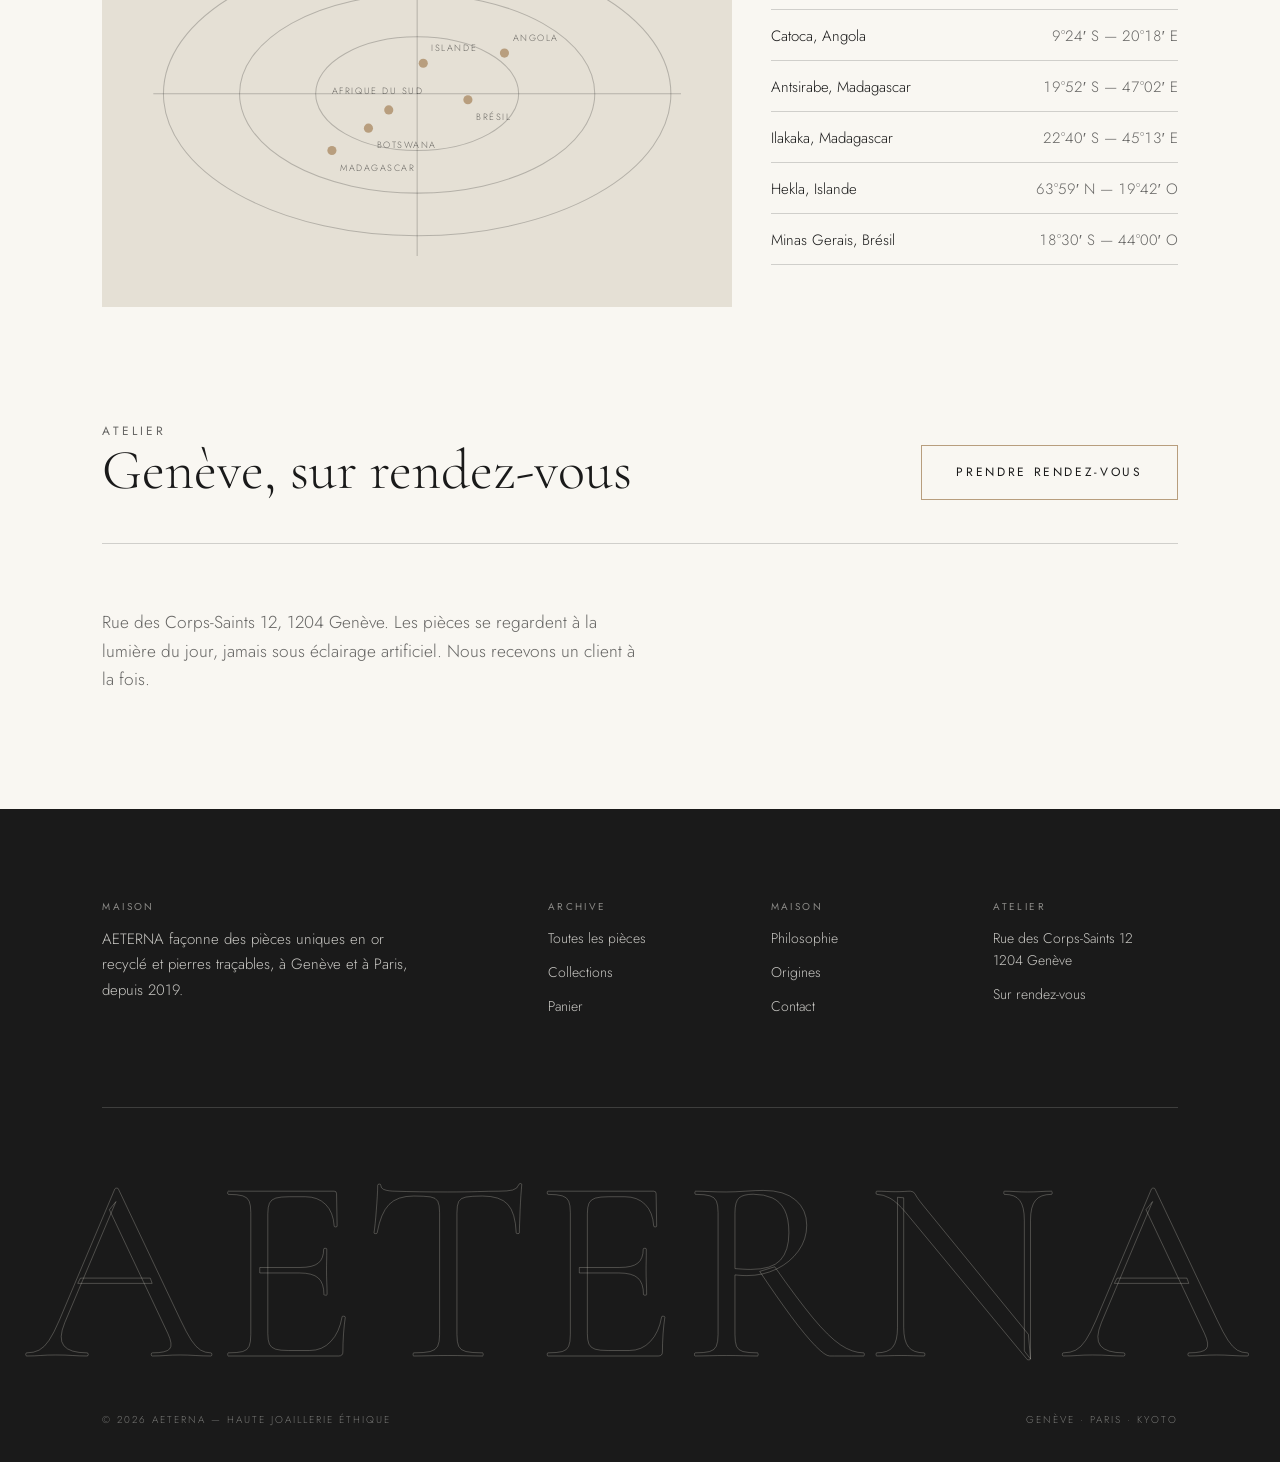
<file: philosophy.html>
<!DOCTYPE html>
<html lang="fr">
<head>
<meta charset="utf-8">
<meta name="viewport" content="width=device-width, initial-scale=1">
<meta name="theme-color" content="#F9F7F2">
<title>Philosophie — AETERNA</title>
<meta name="description" content="La philosophie d’AETERNA : laisser la pierre intacte, tracer chaque gramme d’or, façonner à la main et réparer à vie.">
<link rel="icon" href="assets/favicon.svg" type="image/svg+xml">
<link rel="preload" href="assets/fonts/cormorant-garamond-300.woff2" as="font" type="font/woff2" crossorigin>
<link rel="stylesheet" href="assets/css/aeterna.css">
</head>
<body>
<a class="skip" href="#main">Aller au contenu</a>

<header class="topbar">
  <nav class="topbar__nav topbar__nav--start" aria-label="Navigation principale">
    <a href="archive.html">Archive</a>
  </nav>
  <a class="topbar__logo" href="index.html" aria-label="AETERNA, accueil">AETERNA</a>
  <div class="topbar__nav topbar__nav--end">
    <a href="philosophy.html" aria-current="page">Philosophie</a>
    <a class="topbar__cart" href="checkout.html" aria-label="Panier"><span>Panier</span> <b data-cart-count>0</b></a>
    <button class="menu-btn" type="button" data-menu-open aria-expanded="false" aria-controls="menu" aria-label="Ouvrir le menu"><span></span><span></span></button>
  </div>
</header>

<div class="glass-menu" id="menu" data-menu aria-label="Menu">
  <div class="glass-menu__top">
    <span class="eyebrow">AETERNA — Index</span>
    <button class="glass-menu__close" type="button" data-menu-close>Fermer <span></span></button>
  </div>
  <nav aria-label="Menu principal">
    <ul class="glass-menu__list">
      <li><a href="index.html">Maison <small>01</small></a></li>
      <li><a href="archive.html">Archive <small>02</small></a></li>
      <li><a href="piece.html?id=anneau-basalte">Pièce en lumière <small>03</small></a></li>
      <li><a href="philosophy.html">Philosophie <small>04</small></a></li>
      <li><a href="checkout.html">Panier <small data-cart-count>0</small></a></li>
    </ul>
  </nav>
  <div class="glass-menu__foot">
    <p>Genève · Paris · Kyoto</p>
    <p><a class="link-line" href="mailto:atelier@aeterna.example">atelier@aeterna.example</a></p>
  </div>
</div>

<main id="main">

  <section class="wrap page-head" aria-labelledby="philo-title">
    <p class="eyebrow">IV — Philosophie</p>
    <h1 class="display" id="philo-title" data-track>L’éclat n’est<br>pas une fin</h1>
    <p class="lede">AETERNA ne cherche pas la perfection. Nous cherchons la justesse : une pierre à sa place, une monture qui se retire, un objet qui traversera trois générations.</p>
  </section>

  <section class="wrap section" aria-label="Manifeste">
    <hr class="hair" style="margin-bottom:clamp(30px,4vw,60px)">
    <div class="philo-lead">
      <div class="philo-lead__title">
        <h2 class="h2" data-track>Ce que nous<br>refusons</h2>
      </div>
      <div class="philo-lead__body">
        <p>Nous refusons les pierres sans mémoire : celles dont on ignore le pays, la mine, la main qui les a triées. Nous refusons l’or neuf extrait pour un seul objet, les traitements qui effacent la nature d’une gemme, et les montures si lourdes qu’elles écrasent ce qu’elles devaient servir.</p>
        <p>Ce refus a un coût. Il ralentit chaque collection, élimine des pierres que d’autres maisons accepteraient, et nous oblige à dire non. C’est le prix de l’éthique — et la raison pour laquelle nos pièces sont numérotées.</p>
        <a class="link-line" href="archive.html">Voir ce que nous acceptons</a>
      </div>
    </div>
  </section>

  <section class="quote-block" aria-label="Citation">
    <div class="wrap">
      <blockquote data-track>« Le luxe n’est pas ce que l’on ajoute. C’est ce que l’on refuse d’enlever. »</blockquote>
      <cite>Manifeste AETERNA, 2019</cite>
    </div>
  </section>

  <section class="wrap section" aria-labelledby="principles-title">
    <div class="section-head">
      <div>
        <p class="eyebrow">Les quatre principes</p>
        <h2 class="h2" id="principles-title" data-track>La méthode</h2>
      </div>
      <p class="small section-head__aside">Quatre règles, appliquées à chaque pièce sans exception.</p>
    </div>

    <div class="philo-rows">
      <div class="philo-row" data-reveal>
        <div class="philo-row__label"><span>01</span><h3 class="h3">La pierre d’abord</h3></div>
        <p>Chaque pièce naît d’une gemme choisie pour ses inclusions, jamais malgré elles. Le dessin vient après : la monture est une réponse, pas un cadre.</p>
      </div>
      <div class="philo-row" data-reveal>
        <div class="philo-row__label"><span>02</span><h3 class="h3">Tracer chaque gramme</h3></div>
        <p>Notre or est recyclé à 100 %, certifié par un fondeur suisse indépendant. Chaque pierre arrive avec ses coordonnées, son certificat gemmologique et le nom de la coopérative qui l’a extraite.</p>
      </div>
      <div class="philo-row" data-reveal>
        <div class="philo-row__label"><span>03</span><h3 class="h3">Façonner lentement</h3></div>
        <p>Quatre orfèvres, un seul atelier, entre 30 et 60 heures par pièce. Le marteau reste visible sur l’or : nous ne corrigeons pas la trace de la main.</p>
      </div>
      <div class="philo-row" data-reveal>
        <div class="philo-row__label"><span>04</span><h3 class="h3">Réparer à vie</h3></div>
        <p>Chaque pièce est reprise, resserrée et repolie gratuitement, sans limite d’années. Un bijou que l’on ne peut pas réparer n’est pas un bijou, c’est un objet jetable.</p>
      </div>
    </div>
  </section>

  <section class="wrap section" id="origines" aria-labelledby="origins-title">
    <div class="section-head">
      <div>
        <p class="eyebrow">Traçabilité</p>
        <h2 class="h2" id="origins-title" data-track>Les origines</h2>
      </div>
      <p class="small section-head__aside">Six territoires, tous documentés. Nous n’achetons aucune pierre dont nous ne pouvons pas nommer la mine.</p>
    </div>

    <div class="origin">
      <div class="origin__map" data-reveal>
        <svg viewBox="0 0 560 360" role="img" aria-label="Carte abstraite des six territoires d’origine des pierres AETERNA">
          <g fill="none" stroke="rgba(26,26,26,.24)">
            <ellipse cx="280" cy="180" rx="250" ry="140"></ellipse>
            <ellipse cx="280" cy="180" rx="175" ry="98"></ellipse>
            <ellipse cx="280" cy="180" rx="100" ry="56"></ellipse>
            <line x1="20" y1="180" x2="540" y2="180"></line>
            <line x1="280" y1="20" x2="280" y2="340"></line>
          </g>
          <g fill="#B89E7E">
            <circle cx="196" cy="236" r="4.5"></circle>
            <circle cx="232" cy="214" r="4.5"></circle>
            <circle cx="286" cy="150" r="4.5"></circle>
            <circle cx="330" cy="186" r="4.5"></circle>
            <circle cx="366" cy="140" r="4.5"></circle>
            <circle cx="252" cy="196" r="4.5"></circle>
          </g>
          <g fill="rgba(26,26,26,.6)" font-family="Jost, sans-serif" font-size="9" letter-spacing="1.5">
            <text x="204" y="256">MADAGASCAR</text>
            <text x="240" y="234">BOTSWANA</text>
            <text x="294" y="138">ISLANDE</text>
            <text x="338" y="206">BRÉSIL</text>
            <text x="374" y="128">ANGOLA</text>
            <text x="196" y="180">AFRIQUE DU SUD</text>
          </g>
        </svg>
      </div>
      <ul class="origin__list" data-reveal data-delay="1">
        <li><span>Cullinan, Afrique du Sud</span><span>25°40′ S — 28°31′ E</span></li>
        <li><span>Orapa, Botswana</span><span>21°18′ S — 25°22′ E</span></li>
        <li><span>Catoca, Angola</span><span>9°24′ S — 20°18′ E</span></li>
        <li><span>Antsirabe, Madagascar</span><span>19°52′ S — 47°02′ E</span></li>
        <li><span>Ilakaka, Madagascar</span><span>22°40′ S — 45°13′ E</span></li>
        <li><span>Hekla, Islande</span><span>63°59′ N — 19°42′ O</span></li>
        <li><span>Minas Gerais, Brésil</span><span>18°30′ S — 44°00′ O</span></li>
      </ul>
    </div>
  </section>

  <section class="wrap section" style="padding-top:0" aria-labelledby="atelier-title">
    <div class="section-head">
      <div>
        <p class="eyebrow">Atelier</p>
        <h2 class="h2" id="atelier-title" data-track>Genève, sur rendez-vous</h2>
      </div>
      <a class="btn" href="mailto:atelier@aeterna.example">Prendre rendez-vous</a>
    </div>
    <p class="lede">Rue des Corps-Saints 12, 1204 Genève. Les pièces se regardent à la lumière du jour, jamais sous éclairage artificiel. Nous recevons un client à la fois.</p>
  </section>

</main>

<footer class="footer">
  <div class="wrap">
    <div class="footer__top">
      <div class="footer__col footer__col--wide">
        <h2>Maison</h2>
        <p>AETERNA façonne des pièces uniques en or recyclé et pierres traçables, à Genève et à Paris, depuis 2019.</p>
      </div>
      <div class="footer__col">
        <h2>Archive</h2>
        <a href="archive.html">Toutes les pièces</a>
        <a href="archive.html">Collections</a>
        <a href="checkout.html">Panier</a>
      </div>
      <div class="footer__col">
        <h2>Maison</h2>
        <a href="philosophy.html">Philosophie</a>
        <a href="philosophy.html#origines">Origines</a>
        <a href="mailto:atelier@aeterna.example">Contact</a>
      </div>
      <div class="footer__col">
        <h2>Atelier</h2>
        <p>Rue des Corps-Saints 12<br>1204 Genève</p>
        <p>Sur rendez-vous</p>
      </div>
    </div>
    <span class="footer__word" aria-hidden="true">AETERNA</span>
    <div class="footer__base">
      <span>© 2026 AETERNA — Haute joaillerie éthique</span>
      <span>Genève · Paris · Kyoto</span>
    </div>
  </div>
</footer>

<script src="assets/js/site.js"></script>
</body>
</html>
</file>
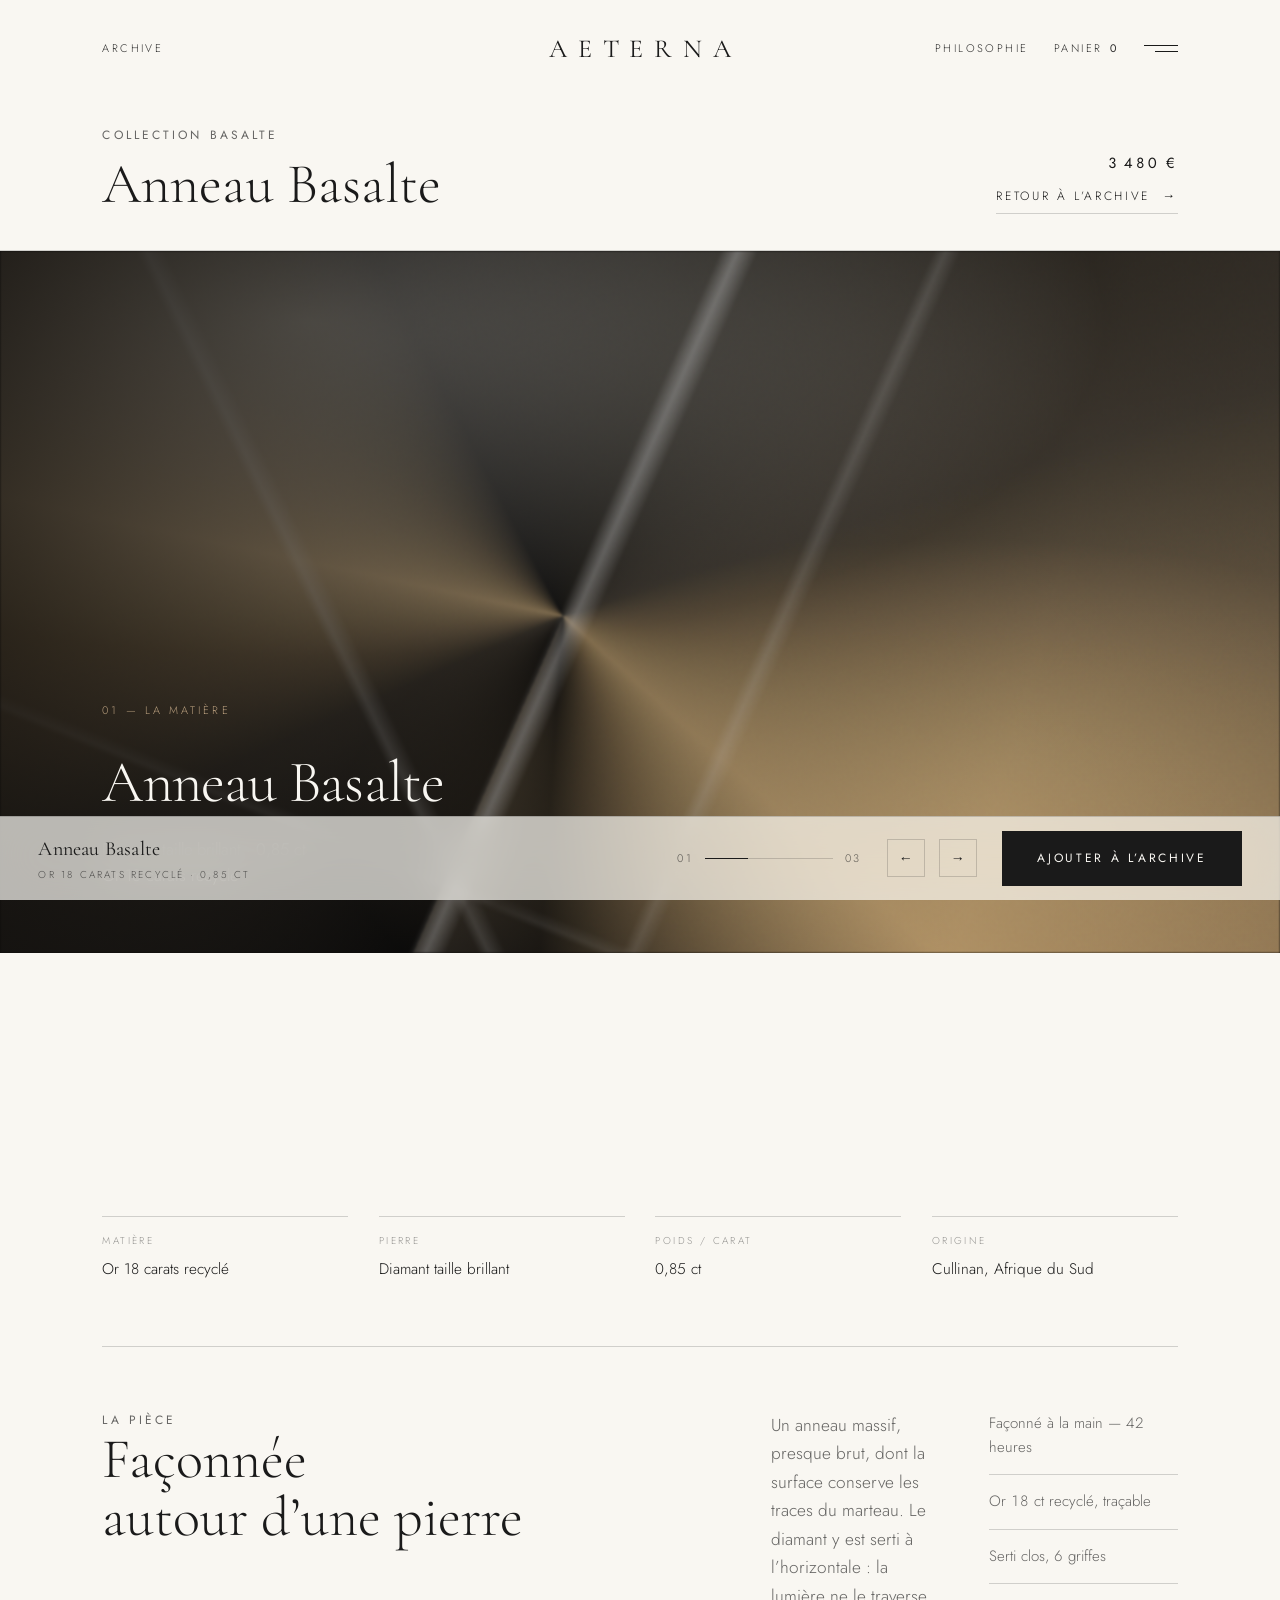
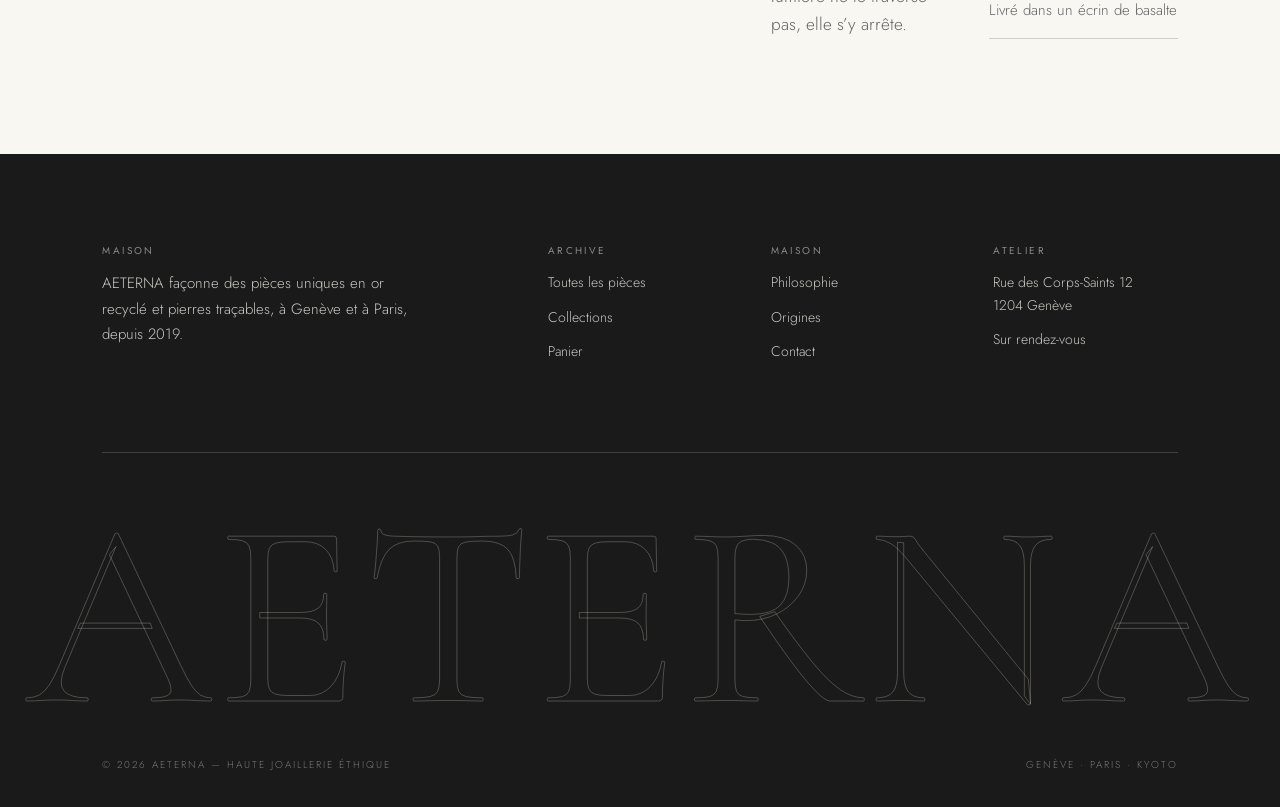
<file: piece.html>
<!DOCTYPE html>
<html lang="fr">
<head>
<meta charset="utf-8">
<meta name="viewport" content="width=device-width, initial-scale=1">
<meta name="theme-color" content="#F9F7F2">
<title>Pièce en lumière — AETERNA</title>
<meta name="description" content="Le détail d’une pièce AETERNA : la matière, l’échelle humaine et l’origine de la pierre.">
<link rel="icon" href="assets/favicon.svg" type="image/svg+xml">
<link rel="preload" href="assets/fonts/cormorant-garamond-300.woff2" as="font" type="font/woff2" crossorigin>
<link rel="stylesheet" href="assets/css/aeterna.css">
</head>
<body>
<a class="skip" href="#main">Aller au contenu</a>

<header class="topbar">
  <nav class="topbar__nav topbar__nav--start" aria-label="Navigation principale">
    <a href="archive.html">Archive</a>
  </nav>
  <a class="topbar__logo" href="index.html" aria-label="AETERNA, accueil">AETERNA</a>
  <div class="topbar__nav topbar__nav--end">
    <a href="philosophy.html">Philosophie</a>
    <a class="topbar__cart" href="checkout.html" aria-label="Panier"><span>Panier</span> <b data-cart-count>0</b></a>
    <button class="menu-btn" type="button" data-menu-open aria-expanded="false" aria-controls="menu" aria-label="Ouvrir le menu"><span></span><span></span></button>
  </div>
</header>

<div class="glass-menu" id="menu" data-menu aria-label="Menu">
  <div class="glass-menu__top">
    <span class="eyebrow">AETERNA — Index</span>
    <button class="glass-menu__close" type="button" data-menu-close>Fermer <span></span></button>
  </div>
  <nav aria-label="Menu principal">
    <ul class="glass-menu__list">
      <li><a href="index.html">Maison <small>01</small></a></li>
      <li><a href="archive.html">Archive <small>02</small></a></li>
      <li><a href="piece.html?id=anneau-basalte">Pièce en lumière <small>03</small></a></li>
      <li><a href="philosophy.html">Philosophie <small>04</small></a></li>
      <li><a href="checkout.html">Panier <small data-cart-count>0</small></a></li>
    </ul>
  </nav>
  <div class="glass-menu__foot">
    <p>Genève · Paris · Kyoto</p>
    <p><a class="link-line" href="mailto:atelier@aeterna.example">atelier@aeterna.example</a></p>
  </div>
</div>

<main id="main">

  <section class="wrap detail-head">
    <div class="detail-head__title">
      <p class="eyebrow" data-piece-collection>Collection</p>
      <h1 class="h2" data-piece-name data-track>Chargement…</h1>
    </div>
    <div class="detail-head__title" style="justify-items:end;text-align:right">
      <p class="subhead num" data-piece-price>—</p>
      <a class="link-line" href="archive.html">Retour à l’archive</a>
    </div>
  </section>

  <section class="detail" aria-label="Détail de la pièce">
    <div class="detail__track" data-track-scroll></div>

    <div class="detail__bar">
      <div class="detail__bar-name">
        <b data-bar-name>—</b>
        <span data-bar-sub>—</span>
      </div>
      <div class="detail__bar-actions">
        <div class="detail__progress" aria-hidden="true">
          <span data-progress-num>01</span>
          <i><b data-progress-bar></b></i>
          <span>03</span>
        </div>
        <div class="detail__nav">
          <button type="button" data-prev aria-label="Vue précédente">←</button>
          <button type="button" data-next aria-label="Vue suivante">→</button>
        </div>
        <button class="btn btn--solid" type="button" data-add>Ajouter à l’Archive</button>
      </div>
    </div>
  </section>

  <section class="wrap section" aria-labelledby="piece-about">
    <div class="specs" data-specs></div>
    <hr class="hair">
    <div class="philo-lead" style="padding-top:clamp(40px,5vw,80px)">
      <div class="philo-lead__title">
        <p class="eyebrow">La pièce</p>
        <h2 class="h2" id="piece-about" data-track>Façonnée<br>autour d’une pierre</h2>
      </div>
      <div class="philo-lead__body">
        <p class="lede" data-piece-description></p>
        <ul class="origin__list" data-piece-details></ul>
      </div>
    </div>
  </section>

</main>

<footer class="footer">
  <div class="wrap">
    <div class="footer__top">
      <div class="footer__col footer__col--wide">
        <h2>Maison</h2>
        <p>AETERNA façonne des pièces uniques en or recyclé et pierres traçables, à Genève et à Paris, depuis 2019.</p>
      </div>
      <div class="footer__col">
        <h2>Archive</h2>
        <a href="archive.html">Toutes les pièces</a>
        <a href="archive.html">Collections</a>
        <a href="checkout.html">Panier</a>
      </div>
      <div class="footer__col">
        <h2>Maison</h2>
        <a href="philosophy.html">Philosophie</a>
        <a href="philosophy.html#origines">Origines</a>
        <a href="mailto:atelier@aeterna.example">Contact</a>
      </div>
      <div class="footer__col">
        <h2>Atelier</h2>
        <p>Rue des Corps-Saints 12<br>1204 Genève</p>
        <p>Sur rendez-vous</p>
      </div>
    </div>
    <span class="footer__word" aria-hidden="true">AETERNA</span>
    <div class="footer__base">
      <span>© 2026 AETERNA — Haute joaillerie éthique</span>
      <span>Genève · Paris · Kyoto</span>
    </div>
  </div>
</footer>

<script src="assets/js/data.js"></script>
<script src="assets/js/site.js"></script>
<script src="assets/js/piece.js"></script>
</body>
</html>
</file>
<file: assets/css/aeterna.css>
/* =========================================================
   AETERNA — The Luminous Archive
   "The Geometry of Light"
   ========================================================= */

@font-face{font-family:'Cormorant Garamond';src:url('../fonts/cormorant-garamond-300.woff2') format('woff2');font-weight:300;font-style:normal;font-display:swap}
@font-face{font-family:'Cormorant Garamond';src:url('../fonts/cormorant-garamond-400.woff2') format('woff2');font-weight:400;font-style:normal;font-display:swap}
@font-face{font-family:'Cormorant Garamond';src:url('../fonts/cormorant-garamond-500.woff2') format('woff2');font-weight:500;font-style:normal;font-display:swap}
@font-face{font-family:'Jost';src:url('../fonts/jost-300.woff2') format('woff2');font-weight:300;font-style:normal;font-display:swap}
@font-face{font-family:'Jost';src:url('../fonts/jost-400.woff2') format('woff2');font-weight:400;font-style:normal;font-display:swap}
@font-face{font-family:'Jost';src:url('../fonts/jost-500.woff2') format('woff2');font-weight:500;font-style:normal;font-display:swap}

:root{
  --alabaster:#F9F7F2;
  --obsidian:#1A1A1A;
  --bronze:#B89E7E;
  --silicate:#E5E0D5;

  --ink-soft:rgba(26,26,26,.66);
  --ink-faint:rgba(26,26,26,.44);
  --hair:rgba(26,26,26,.18);
  --hair-light:rgba(249,247,242,.28);

  --edge:8vw;
  --display:'Cormorant Garamond','Iowan Old Style','Palatino Linotype',Georgia,serif;
  --sans:'Jost','Inter','Helvetica Neue',Arial,sans-serif;

  --ease:cubic-bezier(.16,.84,.24,1);
}

*,*::before,*::after{box-sizing:border-box}

html{-webkit-text-size-adjust:100%}
body{
  margin:0;
  background:var(--alabaster);
  color:var(--obsidian);
  font-family:var(--sans);
  font-weight:300;
  font-size:18px;
  line-height:1.6;
  -webkit-font-smoothing:antialiased;
  text-rendering:optimizeLegibility;
  overflow-x:hidden;
}
body.is-locked{overflow:hidden}

img,svg{display:block;max-width:100%}
a{color:inherit;text-decoration:none}
button{font:inherit;color:inherit;background:none;border:0;cursor:pointer}
input,select,textarea{font:inherit;color:inherit}
::selection{background:var(--bronze);color:#fff}

:focus-visible{outline:1px solid var(--obsidian);outline-offset:5px}
.topbar:not(.is-stuck) :focus-visible{outline-color:var(--alabaster)}

.skip{position:absolute;left:-9999px;top:0;z-index:200;background:var(--obsidian);color:var(--alabaster);padding:14px 20px;font-size:12px;letter-spacing:.2em;text-transform:uppercase}
.skip:focus{left:var(--edge)}

/* ---------- Typography ---------- */

.display{
  font-family:var(--display);
  font-weight:300;
  font-size:clamp(46px,9.2vw,120px);
  line-height:.94;
  letter-spacing:-0.02em;
  margin:0;
}
.h2{
  font-family:var(--display);
  font-weight:300;
  font-size:clamp(30px,4.4vw,58px);
  line-height:1.04;
  letter-spacing:-0.015em;
  margin:0;
}
.h3{
  font-family:var(--display);
  font-weight:400;
  font-size:clamp(22px,2.4vw,30px);
  line-height:1.2;
  margin:0;
}
.eyebrow{
  margin:0;
  font-size:12px;
  font-weight:400;
  letter-spacing:.26em;
  text-transform:uppercase;
  color:var(--ink-soft);
}
.subhead{
  margin:0;
  font-size:clamp(13px,1.15vw,16px);
  font-weight:400;
  letter-spacing:.18em;
  text-transform:uppercase;
}
.lede{
  margin:0;
  font-size:clamp(17px,1.35vw,20px);
  line-height:1.65;
  color:var(--ink-soft);
  max-width:54ch;
}
.small{font-size:15px;line-height:1.6;color:var(--ink-soft)}
.num{font-variant-numeric:tabular-nums}
[data-track]{letter-spacing:calc(var(--ls,0em) + var(--t,0) * .07em)}

/* ---------- Structure ---------- */

.wrap{padding-inline:var(--edge)}
.section{padding-block:clamp(70px,9vw,150px);position:relative}
.hair{border:0;height:1px;background:var(--hair);margin:0}
.hair--light{background:var(--hair-light)}
.grid5{display:grid;grid-template-columns:repeat(5,1fr);column-gap:clamp(14px,2.2vw,36px);row-gap:clamp(30px,4vw,64px)}
.section-head{display:flex;flex-wrap:wrap;align-items:flex-end;justify-content:space-between;gap:24px;padding-bottom:clamp(26px,3.4vw,46px);border-bottom:1px solid var(--hair);margin-bottom:clamp(40px,5vw,80px)}
.section-head__aside{max-width:34ch}

.link-line{
  display:inline-flex;align-items:center;gap:12px;
  font-size:12px;letter-spacing:.22em;text-transform:uppercase;
  padding-bottom:6px;border-bottom:1px solid var(--hair);
  transition:border-color .5s var(--ease),color .5s var(--ease),gap .5s var(--ease);
}
.link-line::after{content:"→";font-size:13px;transition:transform .5s var(--ease)}
.link-line:hover{border-color:var(--obsidian);color:var(--obsidian);gap:18px}
.link-line:hover::after{transform:translateX(3px)}
.link-line--light{border-color:var(--hair-light);color:var(--silicate)}
.link-line--light:hover{color:var(--alabaster);border-color:var(--alabaster)}

.btn{
  display:inline-flex;align-items:center;justify-content:center;gap:14px;
  padding:17px 34px;
  border:1px solid var(--bronze);
  background:transparent;color:var(--obsidian);
  font-size:12px;letter-spacing:.22em;text-transform:uppercase;font-weight:400;
  transition:background .5s var(--ease),color .5s var(--ease),letter-spacing .5s var(--ease),border-color .5s var(--ease);
}
.btn:hover{background:var(--bronze);color:#fff;letter-spacing:.26em}
.btn--solid{background:var(--obsidian);border-color:var(--obsidian);color:var(--alabaster)}
.btn--solid:hover{background:var(--bronze);border-color:var(--bronze);color:#fff}
.btn--ghost-light{border-color:rgba(249,247,242,.5);color:var(--alabaster)}
.btn--ghost-light:hover{background:var(--alabaster);color:var(--obsidian);border-color:var(--alabaster)}
.btn[disabled]{opacity:.45;cursor:not-allowed}

/* ---------- Top bar (deconstructed) ---------- */

.topbar{
  position:fixed;top:0;left:0;right:0;z-index:70;
  display:grid;grid-template-columns:1fr auto 1fr;align-items:center;
  gap:16px;
  padding:clamp(16px,2.2vw,30px) var(--edge);
  color:var(--obsidian);
  transition:background .6s var(--ease),color .6s var(--ease),padding .6s var(--ease),box-shadow .6s var(--ease);
}
.topbar--invert{color:var(--alabaster)}
.topbar.is-stuck{
  background:rgba(249,247,242,.86);
  -webkit-backdrop-filter:blur(18px) saturate(120%);
  backdrop-filter:blur(18px) saturate(120%);
  color:var(--obsidian);
  padding-block:14px;
  box-shadow:0 1px 0 var(--hair);
}
.topbar__logo{
  justify-self:center;
  font-family:var(--display);
  font-weight:400;
  font-size:clamp(19px,2.1vw,26px);
  letter-spacing:.42em;
  text-indent:.42em;
  white-space:nowrap;
}
.topbar__nav{display:flex;align-items:center;gap:clamp(16px,2vw,34px);font-size:11px;letter-spacing:.22em;text-transform:uppercase}
.topbar__nav--end{justify-self:end}
.topbar__nav a{position:relative;padding-block:4px;opacity:.9;transition:opacity .4s}
.topbar__nav a::after{content:"";position:absolute;left:0;right:0;bottom:0;height:1px;background:currentColor;transform:scaleX(0);transform-origin:left;transition:transform .5s var(--ease)}
.topbar__nav a:hover{opacity:1}
.topbar__nav a:hover::after,.topbar__nav a[aria-current="page"]::after{transform:scaleX(1)}
.topbar__cart{display:inline-flex;align-items:center;gap:7px}
.topbar__cart b{font-weight:400;font-variant-numeric:tabular-nums}
.menu-btn{display:inline-flex;flex-direction:column;justify-content:center;gap:5px;width:34px;height:26px;padding:0}
.menu-btn span{display:block;height:1px;width:100%;background:currentColor;transition:width .5s var(--ease)}
.menu-btn span:last-child{width:66%;margin-left:auto}
.menu-btn:hover span:last-child{width:100%}

/* ---------- Glass pane menu ---------- */

.glass-menu{
  position:fixed;inset:0;z-index:90;
  display:flex;flex-direction:column;
  padding:clamp(16px,2.2vw,30px) var(--edge) clamp(30px,4vw,56px);
  background:rgba(249,247,242,.7);
  -webkit-backdrop-filter:blur(34px) saturate(130%);
  backdrop-filter:blur(34px) saturate(130%);
  opacity:0;visibility:hidden;transform:translateY(-2.5%);
  transition:opacity .55s var(--ease),transform .8s var(--ease),visibility .8s;
}
.glass-menu.is-open{opacity:1;visibility:visible;transform:none}
.glass-menu__top{display:flex;align-items:center;justify-content:space-between;padding-bottom:clamp(18px,3vw,34px);border-bottom:1px solid var(--hair)}
.glass-menu__close{display:inline-flex;align-items:center;gap:10px;font-size:11px;letter-spacing:.22em;text-transform:uppercase}
.glass-menu__close span{display:block;width:16px;height:16px;position:relative}
.glass-menu__close span::before,.glass-menu__close span::after{content:"";position:absolute;top:50%;left:0;right:0;height:1px;background:currentColor}
.glass-menu__close span::before{transform:rotate(45deg)}
.glass-menu__close span::after{transform:rotate(-45deg)}
.glass-menu__list{list-style:none;margin:clamp(10px,2vw,24px) 0 0;padding:0}
.glass-menu__list a{
  display:flex;align-items:baseline;justify-content:space-between;gap:20px;
  padding:clamp(10px,1.5vw,18px) 0;
  border-bottom:1px solid var(--hair);
  font-family:var(--display);font-weight:300;
  font-size:clamp(34px,6.6vw,84px);line-height:1.06;letter-spacing:-0.01em;
  transition:letter-spacing .6s var(--ease),color .5s var(--ease),padding-left .6s var(--ease);
}
.glass-menu__list a small{font-family:var(--sans);font-size:11px;letter-spacing:.22em;text-transform:uppercase;color:var(--ink-faint);white-space:nowrap}
.glass-menu__list a:hover{letter-spacing:.03em;color:var(--bronze);padding-left:14px}
.glass-menu__foot{margin-top:auto;padding-top:clamp(24px,4vw,48px);display:flex;flex-wrap:wrap;gap:14px 40px;align-items:flex-end;justify-content:space-between}
.glass-menu__foot p{margin:0;font-size:12px;letter-spacing:.2em;text-transform:uppercase;color:var(--ink-soft)}

/* ---------- Prism art (macro gemstone) ---------- */

.gem{
  --g1:#0b0b0b; --g2:#3b352c; --g3:#a58a63; --g4:#f4efe4;
  position:relative;overflow:hidden;isolation:isolate;
  background:
    radial-gradient(120% 92% at 24% 10%, color-mix(in srgb,var(--g4) 58%, transparent) 0%, transparent 52%),
    radial-gradient(80% 66% at 76% 82%, color-mix(in srgb,var(--g3) 68%, transparent) 0%, transparent 62%),
    conic-gradient(from 204deg at 44% 52%,
      var(--g1) 0deg, var(--g2) 42deg, var(--g3) 78deg, var(--g1) 128deg,
      #15130f 176deg, var(--g2) 228deg, var(--g3) 288deg, var(--g1) 340deg, var(--g2) 360deg);
  background-color:var(--g1);
}
.gem::before{
  content:"";position:absolute;inset:-4%;
  background:
    linear-gradient(114deg, transparent 45.6%, rgba(255,255,255,.46) 46.6%, transparent 47.8%),
    linear-gradient(114deg, transparent 58%, rgba(255,255,255,.16) 58.7%, transparent 59.6%),
    linear-gradient(64deg, transparent 31%, rgba(255,255,255,.22) 31.6%, transparent 32.6%),
    linear-gradient(158deg, transparent 68%, rgba(0,0,0,.42) 68.6%, transparent 71%),
    linear-gradient(22deg, transparent 22%, rgba(255,255,255,.12) 22.5%, transparent 23.4%);
  mix-blend-mode:screen;
  opacity:.9;
}
.gem::after{
  content:"";position:absolute;inset:0;
  background-image:
    url("data:image/svg+xml,%3Csvg xmlns='http://www.w3.org/2000/svg' width='160' height='160'%3E%3Cfilter id='n'%3E%3CfeTurbulence type='fractalNoise' baseFrequency='.85' numOctaves='3' stitchTiles='stitch'/%3E%3C/filter%3E%3Crect width='160' height='160' filter='url(%23n)' opacity='.5'/%3E%3C/svg%3E"),
    radial-gradient(120% 110% at 50% 46%, transparent 34%, rgba(0,0,0,.62) 100%);
  background-size:160px 160px, cover;
  opacity:.42;
  mix-blend-mode:overlay;
}
.gem--soft::before{opacity:.55}

/* ---------- Hero ---------- */

.hero{
  position:relative;isolation:isolate;
  min-height:100svh;
  display:grid;place-items:center;
  overflow:hidden;
  background:#12110e;
  color:var(--alabaster);
  padding:clamp(110px,14vh,170px) var(--edge) clamp(96px,12vh,130px);
}
.hero__art{position:absolute;inset:-9%;z-index:-2;transform:rotate(var(--rot,0deg)) translate3d(var(--tx,0px),var(--ty,0px),0) scale(1.06);transition:transform 1.1s var(--ease)}
.hero__scrim{
  position:absolute;inset:0;z-index:-1;
  background:
    radial-gradient(72% 62% at 50% 46%, rgba(10,9,8,.32) 0%, rgba(10,9,8,.72) 72%, rgba(10,9,8,.92) 100%),
    linear-gradient(to bottom, rgba(10,9,8,.55), rgba(10,9,8,.1) 38%, rgba(10,9,8,.78));
}
.hero__prism{
  position:absolute;inset:0;z-index:-1;pointer-events:none;
  background:conic-gradient(from 120deg at 62% 34%,
    rgba(255,0,64,.16), rgba(255,196,0,.13), rgba(0,255,140,.10),
    rgba(0,180,255,.14), rgba(140,0,255,.12), rgba(255,0,64,.16));
  mix-blend-mode:screen;opacity:.5;
  animation:prismDrift 22s ease-in-out infinite alternate;
}
@keyframes prismDrift{from{transform:scale(1.1) rotate(0deg);opacity:.34}to{transform:scale(1.35) rotate(8deg);opacity:.6}}

.hero__inner{position:relative;width:min(1180px,100%);text-align:center;display:grid;justify-items:center;gap:clamp(22px,3vw,36px)}
.hero__eyebrow{color:rgba(249,247,242,.78);letter-spacing:.3em}
.hero__title{max-width:20ch;text-wrap:balance}
.hero__lede{max-width:56ch;color:rgba(249,247,242,.8);margin-inline:auto}
.hero__actions{display:flex;flex-wrap:wrap;gap:16px;justify-content:center;margin-top:6px}
.hero__foot{
  position:absolute;left:0;right:0;bottom:0;
  display:flex;flex-wrap:wrap;justify-content:space-between;gap:12px 28px;
  padding:20px var(--edge) clamp(18px,2.4vw,26px);
  border-top:1px solid var(--hair-light);
  font-size:11px;letter-spacing:.22em;text-transform:uppercase;
  color:rgba(249,247,242,.66);
}
.hero__scroll{display:inline-flex;align-items:center;gap:10px}
.hero__scroll i{display:block;width:1px;height:26px;background:linear-gradient(to bottom,var(--alabaster),transparent);animation:scrollCue 2.6s ease-in-out infinite}
@keyframes scrollCue{0%,100%{transform:scaleY(.4);opacity:.4}50%{transform:scaleY(1);opacity:1}}

/* ---------- Index: collections ---------- */

.collections .grid5{align-items:start}
.collection{grid-column:span 2;display:grid;gap:18px}
.collection:nth-child(1){grid-column:1 / 4;margin-right:clamp(0px,4vw,60px)}
.collection:nth-child(2){grid-column:4 / 6;margin-top:clamp(30px,8vw,120px)}
.collection:nth-child(3){grid-column:2 / 5;margin-top:clamp(10px,4vw,50px)}
.collection__art{aspect-ratio:16/11;overflow:hidden}
.collection:nth-child(2) .collection__art{aspect-ratio:3/4}
.collection__meta{display:flex;align-items:baseline;justify-content:space-between;gap:16px;border-top:1px solid var(--hair);padding-top:14px}
.collection__meta p{margin:0}
.collection__art .gem{width:100%;height:100%;transition:transform 1.4s var(--ease)}
.collection:hover .gem{transform:scale(1.04)}

/* ---------- Index: statement ---------- */

.statement{background:var(--silicate)}
.statement__inner{display:grid;gap:clamp(28px,4vw,48px);grid-template-columns:repeat(5,1fr)}
.statement__title{grid-column:1 / 4;font-family:var(--display);font-weight:300;font-size:clamp(28px,4.2vw,56px);line-height:1.1;letter-spacing:-.015em;margin:0}
.statement__body{grid-column:4 / 6;align-self:end;display:grid;gap:18px}
.statement__body p{margin:0}

/* ---------- Index: featured strip ---------- */

.strip{display:grid;grid-template-columns:repeat(3,1fr);gap:clamp(14px,2vw,30px)}
.strip .piece__art{aspect-ratio:4/5}

/* ---------- Piece card ---------- */

.piece{display:block;position:relative;overflow:hidden;background:#0f0e0c}
.piece__art{position:relative;height:100%;min-height:220px;transition:filter .9s var(--ease),transform 1.4s var(--ease)}
.piece__art .gem{position:absolute;inset:0}
.piece__art::after{content:"";position:absolute;inset:0;background:linear-gradient(to top,rgba(10,9,8,.72),transparent 62%);opacity:0;transition:opacity .8s var(--ease)}
.piece__meta{
  position:absolute;left:0;right:0;bottom:0;z-index:2;
  display:flex;align-items:flex-end;justify-content:space-between;gap:16px;
  padding:clamp(18px,2vw,30px);
  color:var(--alabaster);
  opacity:0;transform:translateY(14px);
  transition:opacity .7s var(--ease),transform .7s var(--ease);
}
.piece__title{margin:0;font-family:var(--display);font-weight:400;font-size:clamp(20px,2vw,28px);line-height:1.1}
.piece__sub{margin:4px 0 0;font-size:11px;letter-spacing:.2em;text-transform:uppercase;color:rgba(249,247,242,.7)}
.piece__price{margin:0;font-size:12px;letter-spacing:.18em;white-space:nowrap}
.piece:hover .piece__art,.piece:focus-visible .piece__art{filter:blur(7px) brightness(.62);transform:scale(1.05)}
.piece:hover .piece__art::after,.piece:focus-visible .piece__art::after{opacity:1}
.piece:hover .piece__meta,.piece:focus-visible .piece__meta{opacity:1;transform:none}
.piece__index{position:absolute;top:clamp(14px,1.6vw,22px);left:clamp(14px,1.6vw,22px);z-index:2;font-size:10px;letter-spacing:.24em;color:rgba(249,247,242,.6);mix-blend-mode:difference}

/* ---------- Archive (curated vault) ---------- */

.page-head{padding-top:clamp(130px,16vh,190px);padding-bottom:clamp(34px,4vw,60px);display:grid;gap:clamp(18px,2.4vw,30px)}
.page-head__row{display:flex;flex-wrap:wrap;align-items:flex-end;justify-content:space-between;gap:24px}
.filters{display:flex;flex-wrap:wrap;gap:10px 26px;align-items:center}
.filters__label{font-size:11px;letter-spacing:.24em;text-transform:uppercase;color:var(--ink-faint);margin-right:6px}
.chip{
  padding:9px 0;font-size:11px;letter-spacing:.2em;text-transform:uppercase;
  color:var(--ink-soft);border-bottom:1px solid transparent;
  transition:color .4s,border-color .4s,letter-spacing .5s var(--ease);
}
.chip:hover{color:var(--obsidian);letter-spacing:.24em}
.chip[aria-pressed="true"]{color:var(--obsidian);border-bottom-color:var(--bronze)}
.archive-count{font-size:11px;letter-spacing:.22em;text-transform:uppercase;color:var(--ink-faint)}

.mosaic{display:grid;grid-template-columns:repeat(5,1fr);gap:clamp(12px,1.8vw,30px);align-items:start}
.mosaic .piece:nth-child(8n+1){grid-column:1 / 4}
.mosaic .piece:nth-child(8n+1) .piece__art{aspect-ratio:16/11}
.mosaic .piece:nth-child(8n+2){grid-column:4 / 6;margin-top:clamp(18px,4vw,70px)}
.mosaic .piece:nth-child(8n+2) .piece__art{aspect-ratio:3/4}
.mosaic .piece:nth-child(8n+3){grid-column:1 / 3;margin-top:clamp(0px,2vw,30px)}
.mosaic .piece:nth-child(8n+3) .piece__art{aspect-ratio:4/5}
.mosaic .piece:nth-child(8n+4){grid-column:3 / 6}
.mosaic .piece:nth-child(8n+4) .piece__art{aspect-ratio:5/4}
.mosaic .piece:nth-child(8n+5){grid-column:1 / 2}
.mosaic .piece:nth-child(8n+5) .piece__art{aspect-ratio:1/1}
.mosaic .piece:nth-child(8n+6){grid-column:2 / 6}
.mosaic .piece:nth-child(8n+6) .piece__art{aspect-ratio:21/9}
.mosaic .piece:nth-child(8n+7){grid-column:1 / 4;margin-top:clamp(18px,4vw,60px)}
.mosaic .piece:nth-child(8n+7) .piece__art{aspect-ratio:4/3}
.mosaic .piece:nth-child(8n+8){grid-column:4 / 6}
.mosaic .piece:nth-child(8n+8) .piece__art{aspect-ratio:3/4}
.piece.is-hidden{display:none}

/* ---------- Atelier detail ---------- */

.detail-head{padding-top:clamp(120px,14vh,170px);padding-bottom:clamp(20px,3vw,36px);display:flex;flex-wrap:wrap;align-items:flex-end;justify-content:space-between;gap:18px 32px;border-bottom:1px solid var(--hair)}
.detail-head__title{display:grid;gap:10px}

.detail{position:relative}
.detail__track{
  display:flex;overflow-x:auto;scroll-snap-type:x mandatory;
  scrollbar-width:none;
  height:min(78svh,760px);
}
.detail__track::-webkit-scrollbar{display:none}
.frame{flex:0 0 100%;scroll-snap-align:center;position:relative;overflow:hidden;background:var(--alabaster)}
.frame--dark{background:#0f0e0c;color:var(--alabaster)}
.frame--silicate{background:var(--silicate)}
.frame__art{position:absolute;inset:0}
.frame__art .gem{position:absolute;inset:0}
.frame__art--blur{filter:blur(1px) saturate(1.05)}
.frame__scrim{position:absolute;inset:0;background:linear-gradient(105deg,rgba(9,8,7,.82) 0%,rgba(9,8,7,.35) 46%,rgba(9,8,7,.05) 78%)}
.frame__body{
  position:relative;height:100%;
  display:flex;flex-direction:column;justify-content:flex-end;
  gap:clamp(14px,2vw,22px);
  padding:clamp(30px,5vw,80px) var(--edge);
  max-width:min(760px,92%);
}
.frame__body--top{justify-content:flex-start;padding-top:clamp(30px,5vw,70px)}
.frame__body--center{justify-content:center}
.frame__n{font-size:11px;letter-spacing:.28em;text-transform:uppercase;color:var(--bronze)}
.frame__title{font-family:var(--display);font-weight:300;font-size:clamp(30px,4.6vw,62px);line-height:1.04;margin:0;letter-spacing:-.015em}
.frame__text{margin:0;max-width:46ch;color:inherit;opacity:.82;font-size:clamp(16px,1.3vw,19px)}
.frame--dark .frame__text{color:rgba(249,247,242,.82)}

.sketch{position:absolute;inset:0;display:grid;place-items:center;padding:clamp(20px,4vw,60px)}
.sketch svg{width:min(620px,82%);height:auto;overflow:visible}
.sketch .ln{fill:none;stroke:rgba(26,26,26,.55);stroke-width:.8}
.sketch .ln--soft{stroke:rgba(26,26,26,.22)}
.sketch .ln--bronze{stroke:var(--bronze);stroke-width:1.2}
.sketch text{font-family:var(--sans);font-size:9px;letter-spacing:.18em;fill:rgba(26,26,26,.55);text-transform:uppercase}

/* Frames that pair a drawing with its text */
.frame--split{
  display:grid;grid-template-columns:1.02fr .98fr;align-items:center;
  gap:clamp(18px,3vw,54px);
  padding:clamp(28px,4.4vw,70px) var(--edge);
}
.frame--split .sketch{position:static;padding:0}
.frame--split .frame__body{max-width:none;height:auto;padding:0}
.frame--split--rev .sketch{order:2}

.detail__bar{
  position:sticky;bottom:0;z-index:30;
  display:flex;flex-wrap:wrap;align-items:center;justify-content:space-between;gap:14px 28px;
  padding:14px clamp(18px,3vw,40px);
  margin:0 auto;
  background:rgba(249,247,242,.72);
  -webkit-backdrop-filter:blur(22px) saturate(130%);
  backdrop-filter:blur(22px) saturate(130%);
  border-top:1px solid var(--hair);
}
.detail__bar-name{display:grid;gap:2px}
.detail__bar-name b{font-family:var(--display);font-weight:400;font-size:20px;letter-spacing:.01em}
.detail__bar-name span{font-size:10px;letter-spacing:.22em;text-transform:uppercase;color:var(--ink-soft)}
.detail__bar-actions{display:flex;align-items:center;gap:clamp(14px,2vw,28px)}
.detail__nav{display:flex;align-items:center;gap:14px}
.detail__nav button{width:38px;height:38px;border:1px solid var(--hair);display:grid;place-items:center;font-size:14px;transition:background .4s,border-color .4s,color .4s}
.detail__nav button:hover{background:var(--obsidian);border-color:var(--obsidian);color:var(--alabaster)}
.detail__progress{display:flex;align-items:center;gap:12px;font-size:11px;letter-spacing:.2em;color:var(--ink-soft)}
.detail__progress i{display:block;width:clamp(60px,10vw,140px);height:1px;background:var(--hair);position:relative}
.detail__progress i b{position:absolute;inset:0 auto 0 0;background:var(--obsidian);width:33.33%;transition:width .5s var(--ease)}

.specs{display:grid;grid-template-columns:repeat(4,1fr);gap:clamp(18px,2.4vw,40px);padding-block:clamp(40px,5vw,80px)}
.spec{display:grid;gap:8px;border-top:1px solid var(--hair);padding-top:16px}
.spec dt,.spec p:first-child{margin:0;font-size:10px;letter-spacing:.24em;text-transform:uppercase;color:var(--ink-faint)}
.spec dd,.spec p:last-child{margin:0;font-size:clamp(15px,1.2vw,17px)}

/* ---------- Philosophy ---------- */

.philo-lead{display:grid;grid-template-columns:repeat(5,1fr);gap:clamp(20px,3vw,40px);align-items:start}
.philo-lead__title{grid-column:1 / 4}
.philo-lead__body{grid-column:4 / 6;display:grid;gap:20px}
.philo-lead__body p{margin:0}

.philo-rows{display:grid;gap:0;border-top:1px solid var(--hair)}
.philo-row{display:grid;grid-template-columns:minmax(0,1fr) minmax(0,2fr);gap:clamp(20px,4vw,60px);padding-block:clamp(26px,3.4vw,48px);border-bottom:1px solid var(--hair)}
.philo-row__label{display:flex;align-items:baseline;gap:14px}
.philo-row__label span{font-size:10px;letter-spacing:.22em;color:var(--bronze)}
.philo-row p{margin:0;max-width:60ch;color:var(--ink-soft)}

.origin{display:grid;grid-template-columns:repeat(5,1fr);gap:clamp(20px,3vw,40px);align-items:center}
.origin__map{grid-column:1 / 4;background:var(--silicate);padding:clamp(16px,2.4vw,34px)}
.origin__list{grid-column:4 / 6;display:grid;gap:14px;margin:0;padding:0;list-style:none}
.origin__list li{display:flex;justify-content:space-between;gap:16px;border-bottom:1px solid var(--hair);padding-bottom:12px;font-size:15px}
.origin__list li span:last-child{color:var(--ink-soft);font-variant-numeric:tabular-nums}

.quote-block{background:var(--obsidian);color:var(--alabaster);padding-block:clamp(70px,10vw,150px)}
.quote-block blockquote{margin:0;font-family:var(--display);font-weight:300;font-size:clamp(26px,4.4vw,58px);line-height:1.16;letter-spacing:-.015em;max-width:24ch}
.quote-block cite{display:block;margin-top:clamp(22px,3vw,36px);font-family:var(--sans);font-style:normal;font-size:11px;letter-spacing:.24em;text-transform:uppercase;color:rgba(249,247,242,.6)}

/* ---------- Checkout ---------- */

.checkout{background:var(--silicate);min-height:100svh;padding-top:clamp(120px,14vh,180px)}
.checkout__grid{display:grid;grid-template-columns:1.15fr .85fr;gap:clamp(34px,6vw,100px);align-items:start;padding-bottom:clamp(60px,8vw,110px)}
.checkout__form{display:grid;gap:clamp(26px,3vw,40px)}
.fieldset{display:grid;gap:clamp(18px,2vw,26px);margin:0;padding:0;border:0}
.fieldset legend{padding:0;margin-bottom:4px;font-size:11px;letter-spacing:.24em;text-transform:uppercase;color:var(--ink-soft)}
.field-row{display:grid;grid-template-columns:1fr 1fr;gap:clamp(16px,2.4vw,32px)}
.field{display:grid;gap:6px}
.field label{font-size:10px;letter-spacing:.22em;text-transform:uppercase;color:var(--ink-faint)}
.field input,.field select{
  width:100%;background:transparent;border:0;border-bottom:1px solid rgba(26,26,26,.34);
  padding:10px 0;font-size:17px;font-weight:300;border-radius:0;
  transition:border-color .4s;
}
.field input:focus,.field select:focus{outline:none;border-bottom-color:var(--obsidian)}
.field input::placeholder{color:rgba(26,26,26,.32)}
.field--error input{border-bottom-color:#9B3B3B}
.field__err{margin:0;font-size:12px;color:#8A3030;min-height:0}

.summary{border:1px solid var(--hair);padding:clamp(20px,2.6vw,34px);background:rgba(249,247,242,.5);display:grid;gap:18px}
.summary h2{font-size:11px;letter-spacing:.24em;text-transform:uppercase;margin:0;color:var(--ink-soft);font-family:var(--sans);font-weight:400}
.cart-line{display:grid;grid-template-columns:54px 1fr auto;gap:14px;align-items:center;padding-bottom:14px;border-bottom:1px solid var(--hair)}
.cart-line__art{width:54px;height:64px;overflow:hidden}
.cart-line__art .gem{width:100%;height:100%}
.cart-line__name{font-family:var(--display);font-size:18px;line-height:1.2}
.cart-line__qty{display:flex;align-items:center;gap:8px;font-size:12px;letter-spacing:.14em;color:var(--ink-soft);margin-top:4px}
.cart-line__qty button{width:22px;height:22px;border:1px solid var(--hair);display:grid;place-items:center;font-size:12px;line-height:1;transition:background .3s,color .3s}
.cart-line__qty button:hover{background:var(--obsidian);color:var(--alabaster)}
.cart-line__price{font-size:13px;letter-spacing:.1em;white-space:nowrap}
.cart-line__remove{grid-column:2 / 4;justify-self:start;font-size:10px;letter-spacing:.18em;text-transform:uppercase;color:var(--ink-faint);border-bottom:1px solid transparent}
.cart-line__remove:hover{color:var(--obsidian);border-bottom-color:var(--hair)}
.totals{display:grid;gap:8px;font-size:14px}
.totals div{display:flex;justify-content:space-between;gap:16px}
.totals div.is-total{padding-top:12px;border-top:1px solid var(--hair);font-size:16px}
.cart-empty{font-size:15px;color:var(--ink-soft);margin:0}

.confirm{border:1px solid var(--bronze);padding:clamp(26px,3vw,44px);display:grid;gap:16px;background:rgba(249,247,242,.6)}
.confirm h2{font-family:var(--display);font-size:clamp(26px,3vw,36px);font-weight:300;margin:0;line-height:1.1}
.confirm p{margin:0;color:var(--ink-soft)}

/* ---------- Footer ---------- */

.footer{background:var(--obsidian);color:var(--silicate);overflow:hidden}
.footer__top{display:grid;grid-template-columns:repeat(5,1fr);gap:clamp(22px,3vw,44px);padding-block:clamp(56px,7vw,100px);border-bottom:1px solid rgba(249,247,242,.16)}
.footer__col{display:grid;gap:12px;align-content:start}
.footer__col p,.footer__col h2{margin:0}
.footer__col h2{font-family:var(--sans);font-size:10px;font-weight:400;letter-spacing:.24em;text-transform:uppercase;color:rgba(249,247,242,.5)}
.footer__col a,.footer__col p{font-size:14px;color:rgba(249,247,242,.78)}
.footer__col a:hover{color:var(--alabaster)}
.footer__col--wide{grid-column:span 2}
.footer__col--wide p{max-width:34ch;font-size:15px;line-height:1.7}
.footer__word{
  display:block;
  margin-inline:calc(-1 * var(--edge));
  width:calc(100% + 2 * var(--edge));
  text-align:center;
  font-family:var(--display);font-weight:400;
  font-size:clamp(34px,20.6vw,300px);line-height:.86;
  letter-spacing:.02em;
  color:transparent;
  -webkit-text-stroke:1px rgba(229,224,213,.26);
  padding:clamp(24px,4vw,60px) 0 clamp(18px,2vw,30px);
  user-select:none;
}
.footer__base{display:flex;flex-wrap:wrap;justify-content:space-between;gap:12px 24px;padding-bottom:clamp(20px,3vw,34px);font-size:10px;letter-spacing:.2em;text-transform:uppercase;color:rgba(249,247,242,.42)}

/* ---------- Toast ---------- */

.toast{
  position:fixed;left:50%;bottom:26px;transform:translate(-50%,24px);
  z-index:120;display:flex;align-items:center;gap:14px;
  padding:14px 22px;background:var(--obsidian);color:var(--alabaster);
  font-size:11px;letter-spacing:.2em;text-transform:uppercase;
  opacity:0;pointer-events:none;transition:opacity .4s,transform .5s var(--ease);
  max-width:min(92vw,520px);
}
.toast.is-on{opacity:1;transform:translate(-50%,0)}
.toast a{color:var(--bronze);border-bottom:1px solid currentColor}

/* ---------- Reveal ---------- */

[data-reveal]{opacity:0;transform:translateY(20px);transition:opacity 1.1s var(--ease),transform 1.1s var(--ease)}
[data-reveal].is-in{opacity:1;transform:none}
[data-reveal][data-delay="1"]{transition-delay:.1s}
[data-reveal][data-delay="2"]{transition-delay:.2s}
[data-reveal][data-delay="3"]{transition-delay:.3s}

/* ---------- Responsive ---------- */

@media (max-width:1080px){
  .checkout__grid{grid-template-columns:1fr}
  .specs{grid-template-columns:repeat(2,1fr)}
}

@media (max-width:860px){
  :root{--edge:24px}
  body{font-size:17px}
  .grid5{grid-template-columns:1fr;row-gap:clamp(34px,7vw,56px)}
  .collection,.collection:nth-child(1),.collection:nth-child(2),.collection:nth-child(3){grid-column:1 / -1;margin:0}
  .collection:nth-child(2) .collection__art{aspect-ratio:16/11}
  .statement__inner{grid-template-columns:1fr}
  .statement__title,.statement__body{grid-column:1 / -1}
  .strip{grid-template-columns:1fr}
  .mosaic{grid-template-columns:1fr 1fr;gap:12px}
  .mosaic .piece{grid-column:auto / span 2 !important;margin-top:0 !important}
  .mosaic .piece .piece__art{aspect-ratio:4/5 !important}
  .mosaic .piece:nth-child(8n+2),.mosaic .piece:nth-child(8n+5){grid-column:auto / span 1 !important}
  .mosaic .piece:nth-child(8n+2) .piece__art,.mosaic .piece:nth-child(8n+5) .piece__art{aspect-ratio:3/4 !important}
  .topbar{grid-template-columns:1fr auto;padding-block:14px}
  .topbar__logo{justify-self:start}
  .topbar__nav--start{display:none}
  .topbar__nav--end{gap:16px}
  .topbar__nav--end > a:not(.topbar__cart){display:none}
  .hero{min-height:88svh}
  .hero__foot{position:static;margin-top:clamp(30px,7vw,50px);border-top:1px solid var(--hair-light)}
  .hero__inner{padding-bottom:0}
  .detail__track{height:auto;min-height:74svh}
  .frame{min-height:74svh}
  .frame__body{max-width:100%}
  .detail__bar{gap:10px;padding-block:10px}
  .detail__bar-name b{font-size:17px}
  .detail__bar .btn{padding:13px 20px;font-size:10px;letter-spacing:.16em}
  .detail__progress{display:none}
  .frame--split{grid-template-columns:1fr;align-content:center;gap:16px}
  .frame--split .sketch{order:0;max-height:34svh;overflow:hidden}
  .frame--split .sketch svg{width:min(330px,64%)}
  .frame--split--rev .sketch{order:0}
  .philo-lead{grid-template-columns:1fr}
  .philo-lead__title,.philo-lead__body{grid-column:1 / -1}
  .philo-row{grid-template-columns:1fr;gap:14px}
  .origin{grid-template-columns:1fr}
  .origin__map,.origin__list{grid-column:1 / -1}
  .footer__top{grid-template-columns:1fr 1fr}
  .footer__col--wide{grid-column:1 / -1}
  .field-row{grid-template-columns:1fr}
  .cart-line{grid-template-columns:46px 1fr auto}
  .glass-menu__list a small{display:none}
}

@media (max-width:520px){
  .hero__actions{flex-direction:column;width:100%}
  .hero__actions .btn{width:100%}
  .specs{grid-template-columns:1fr}
  .footer__top{grid-template-columns:1fr}
  .mosaic .piece,.mosaic .piece:nth-child(8n+2),.mosaic .piece:nth-child(8n+5){grid-column:auto / span 2 !important}
}

/* Touch: no hover, so reveal the captions under each piece */
@media (hover:none){
  .piece{background:transparent}
  .piece__art{filter:none}
  .piece__meta{position:static;opacity:1;transform:none;color:var(--obsidian);padding:14px 0 0;border-top:1px solid var(--hair);margin-top:12px;justify-content:space-between}
  .piece__sub{color:var(--ink-soft)}
  .piece__index{color:rgba(249,247,242,.75);mix-blend-mode:normal;top:12px;left:12px}
  .piece__art::after{display:none}
}

@media (prefers-reduced-motion:reduce){
  *,*::before,*::after{animation-duration:.001ms!important;animation-iteration-count:1!important;transition-duration:.001ms!important}
  html{scroll-behavior:auto}
  [data-reveal]{opacity:1;transform:none}
}
</file>
